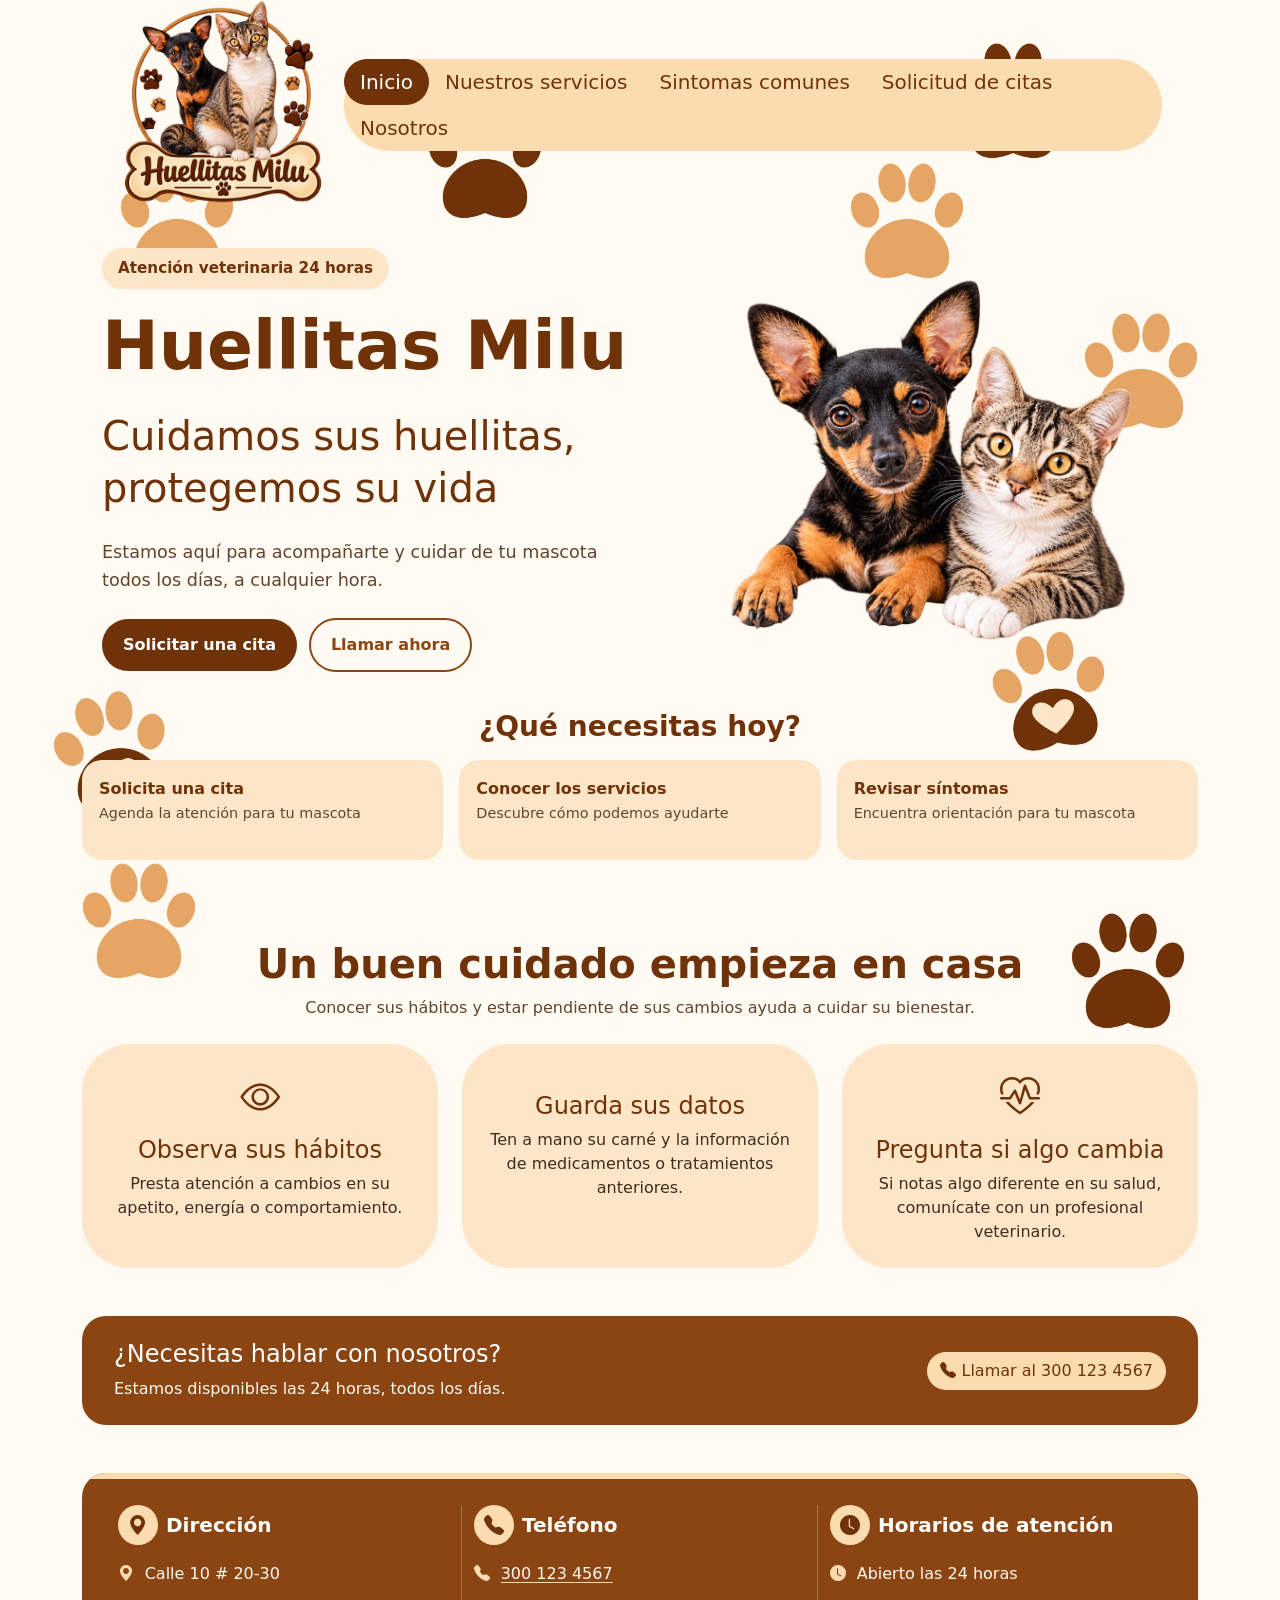
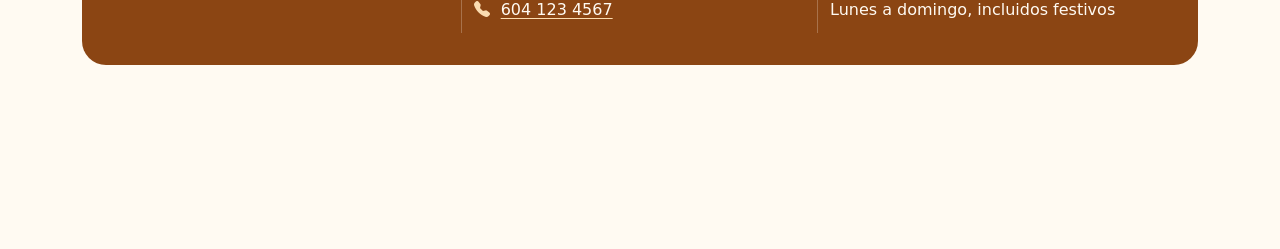
<file: index.html>
<!DOCTYPE html>
<html lang="es">
<head>
    <meta charset="UTF-8">
    <meta name="viewport" content="width=device-width, initial-scale=1">
    <title>Huellitas Milu</title>
    <link href="https://cdn.jsdelivr.net/npm/bootstrap@5.3.3/dist/css/bootstrap.min.css" rel="stylesheet">
    <link href="https://cdn.jsdelivr.net/npm/bootstrap-icons@1.11.3/font/bootstrap-icons.css" rel="stylesheet">
    <link href="assets/css/inicio.css" rel="stylesheet">
    <link href="assets/css/servicios.css" rel="stylesheet">
    <link rel="shortcut icon" href="./assets/images/favicon.ico" type="image/x-icon">
</head>
<body>

    <img src="assets/images/huella-naranja.png" class="huella huella-naranja-1" alt="">
    <img src="assets/images/huella-naranja.png" class="huella huella-naranja-2" alt="">
    <img src="assets/images/huella-naranja.png" class="huella huella-naranja-3" alt="">
    <img src="assets/images/huella-naranja.png" class="huella huella-naranja-4" alt="">
    <img src="assets/images/huella-cafe.png" class="huella huella-cafe-1" alt="">
    <img src="assets/images/huella-cafe.png" class="huella huella-cafe-2" alt="">
    <img src="assets/images/huella-cafe.png" class="huella huella-cafe-3" alt="">
    <img src="assets/images/huella-corazon.png" class="huella huella-corazon-1" alt="">
    <img src="assets/images/huella-corazon.png" class="huella huella-corazon-2" alt="">

    <nav class="container d-flex align-items-center gap-3 px-5">
        <img class="logo" src="./assets/images/logo.png" alt="Ilusstración del logo de huellitas milu">
        <ul class="nav ms-auto fs-5">
            <li><a class="nav-link activo" href="./index.html">Inicio</a></li>
            <li><a class="nav-link" href="./paginas/nuestros-servicios.html">Nuestros servicios</a></li>
            <li><a class="nav-link" href="./paginas/sintomas.html">Sintomas comunes</a></li>
            <li><a class="nav-link" href="./paginas/solicitud-cita.html">Solicitud de citas</a></li>
            <li><a class="nav-link" href="./paginas/nosotros.html">Nosotros</a></li>
        </ul>
    </nav>

    <main class="container">

        <section class="portada row align-items-center">
            <div class="col-12 col-lg-6 portada-texto">
                <p class="etiqueta-portada">
                    Atención veterinaria 24 horas
                </p>
                <h1 class="fw-bold">Huellitas Milu</h1>
                <p class="frase-portada">Cuidamos sus huellitas,<br> protegemos su vida</p>
                <p class="descripcion-portada">Estamos aquí para acompañarte y cuidar de tu mascota todos los días, a cualquier hora.</p>
                <div class="botones-portada">
                    <a href="paginas/solicitud-cita.html" class="btn boton-portada boton-cita">
                        Solicitar una cita
                    </a>
                    <a href="tel:+573001234567" class="btn boton-portada boton-llamada">
                        Llamar ahora
                    </a>
                </div>
            </div>
            <div class="col-12 col-lg-6 imagen-portada">
                <img src="assets/images/mascotas.png" class="img-fluid" alt="Un perro y un gato juntos">
            </div>
        </section>

        <section class="accesos-inicio" aria-labelledby="titulo-accesos">
            <h2 id="titulo-accesos">¿Qué necesitas hoy?</h2>
            <div class="row g-3">
                <div class="col-12 col-md-4">
                    <a class="acceso-rapido" href="paginas/solicitud-cita.html">
                        <span class="texto-acceso">
                            <strong>Solicita una cita</strong>
                            <span>Agenda la atención para tu mascota</span>
                        </span>
                    </a>
                </div>
                <div class="col-12 col-md-4">
                    <a class="acceso-rapido" href="paginas/nuestros-servicios.html">
                        <span class="texto-acceso">
                            <strong>Conocer los servicios</strong>
                            <span>Descubre cómo podemos ayudarte</span>
                        </span>
                    </a>
                </div>
                <div class="col-12 col-md-4">
                    <a class="acceso-rapido" href="paginas/sintomas.html">
                        <span class="texto-acceso">
                            <strong>Revisar síntomas</strong>
                            <span>Encuentra orientación para tu mascota</span>
                        </span>
                    </a>
                </div>
            </div>
        </section>

        <section class="bienestar-inicio py-5" aria-labelledby="titulo-bienestar">
            <div class="titulo-seccion">
                <h2 id="titulo-bienestar">Un buen cuidado empieza en casa</h2>
                <p>Conocer sus hábitos y estar pendiente de sus cambios ayuda a cuidar su bienestar.</p>
            </div>
            <div class="row g-4">
                <div class="col-12 col-md-6 col-lg-4">
                    <article class="consejo-cuidado h-100">
                        <i class="bi bi-eye" aria-hidden="true"></i>
                        <h3>Observa sus hábitos</h3>
                        <p>Presta atención a cambios en su apetito, energía o comportamiento.</p>
                    </article>
                </div>
                <div class="col-12 col-md-6 col-lg-4">
                    <article class="consejo-cuidado h-100">
                        <i class="bi bi-journal-heart" aria-hidden="true"></i>
                        <h3>Guarda sus datos</h3>
                        <p>Ten a mano su carné y la información de medicamentos o tratamientos anteriores.</p>
                    </article>
                </div>
                <div class="col-12 col-md-6 col-lg-4">
                    <article class="consejo-cuidado h-100">
                        <i class="bi bi-heart-pulse" aria-hidden="true"></i>
                        <h3>Pregunta si algo cambia</h3>
                        <p>Si notas algo diferente en su salud, comunícate con un profesional veterinario.</p>
                    </article>
                </div>
            </div>
        </section>

        <section class="contacto-inicio mb-5" aria-labelledby="titulo-contacto">
            <div>
                <h2 id="titulo-contacto">¿Necesitas hablar con nosotros?</h2>
                <p>Estamos disponibles las 24 horas, todos los días.</p>
            </div>
            <a href="tel:+573001234567" class="btn boton-servicio rounded-pill">
                <i class="bi bi-telephone-fill" aria-hidden="true"></i> Llamar al 300 123 4567
            </a>
        </section>

    </main>

    <footer class="container">
        <div class="pie-pagina">
            <div class="row text-center text-md-start g-4">
                <div class="col-12 col-md-4">
                    <h2 class="h5 d-flex align-items-center justify-content-center justify-content-md-start gap-2">
                        <span class="icono-footer"><i class="bi bi-geo-alt-fill" aria-hidden="true"></i></span>
                        Dirección
                    </h2>
                    <p class="info-footer"><i class="bi bi-geo-alt-fill" aria-hidden="true"></i> Calle 10 # 20-30</p>
                </div>
                <div class="col-12 col-md-4">
                    <h2 class="h5 d-flex align-items-center justify-content-center justify-content-md-start gap-2">
                        <span class="icono-footer"><i class="bi bi-telephone-fill" aria-hidden="true"></i></span>
                        Teléfono
                    </h2>
                    <p class="info-footer">
                        <i class="bi bi-telephone-fill" aria-hidden="true"></i>
                        <a href="tel:+573001234567" class="text-reset">300 123 4567</a>
                    </p>
                    <p class="info-footer">
                        <i class="bi bi-telephone-fill" aria-hidden="true"></i>
                        <a href="tel:+576041234567" class="text-reset">604 123 4567</a>
                    </p>
                </div>
                <div class="col-12 col-md-4">
                    <h2 class="h5 d-flex align-items-center justify-content-center justify-content-md-start gap-2">
                        <span class="icono-footer"><i class="bi bi-clock-fill" aria-hidden="true"></i></span>
                        Horarios de atención
                    </h2>
                    <p class="info-footer"><i class="bi bi-clock-fill" aria-hidden="true"></i> Abierto las 24 horas</p>
                    <p class="info-footer">Lunes a domingo, incluidos festivos</p>
                </div>
            </div>
        </div>
    </footer>

    <script src="https://cdn.jsdelivr.net/npm/bootstrap@5.3.3/dist/js/bootstrap.bundle.min.js"></script>
</body>
</html>
</file>
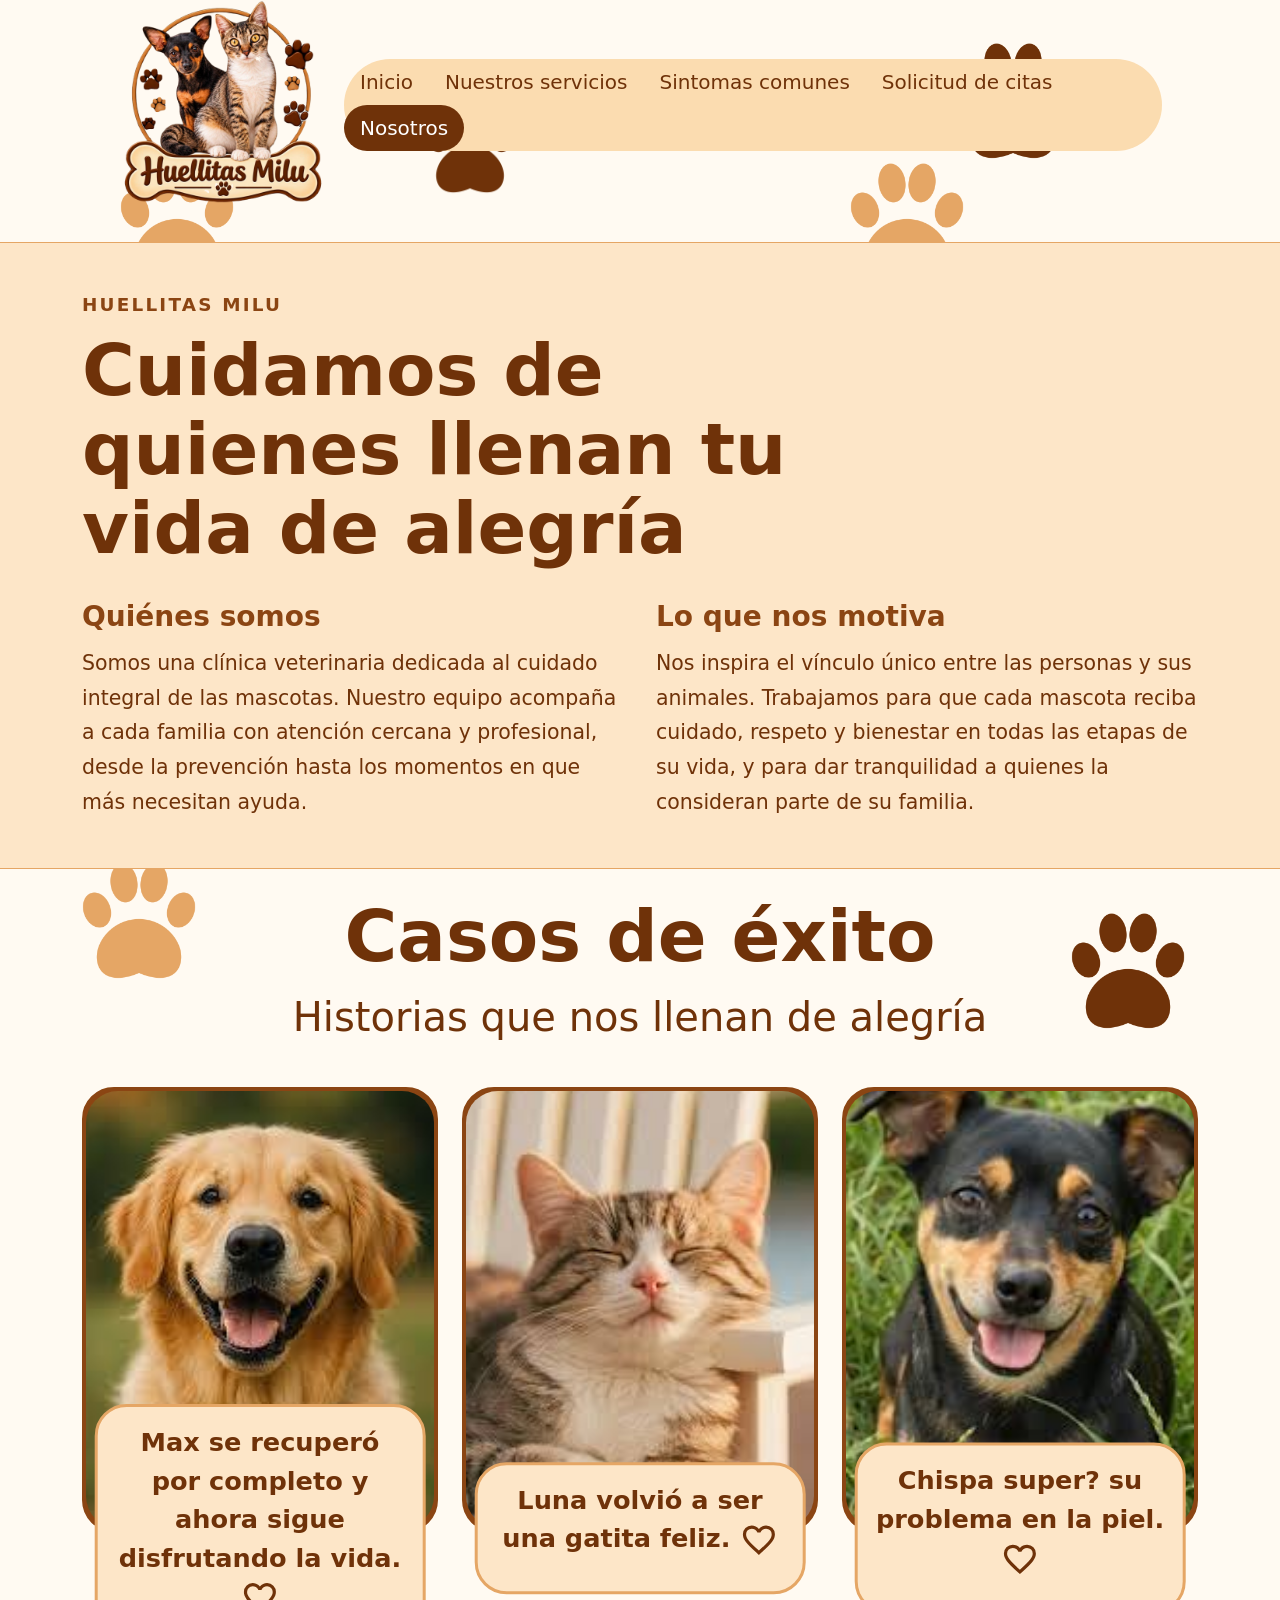
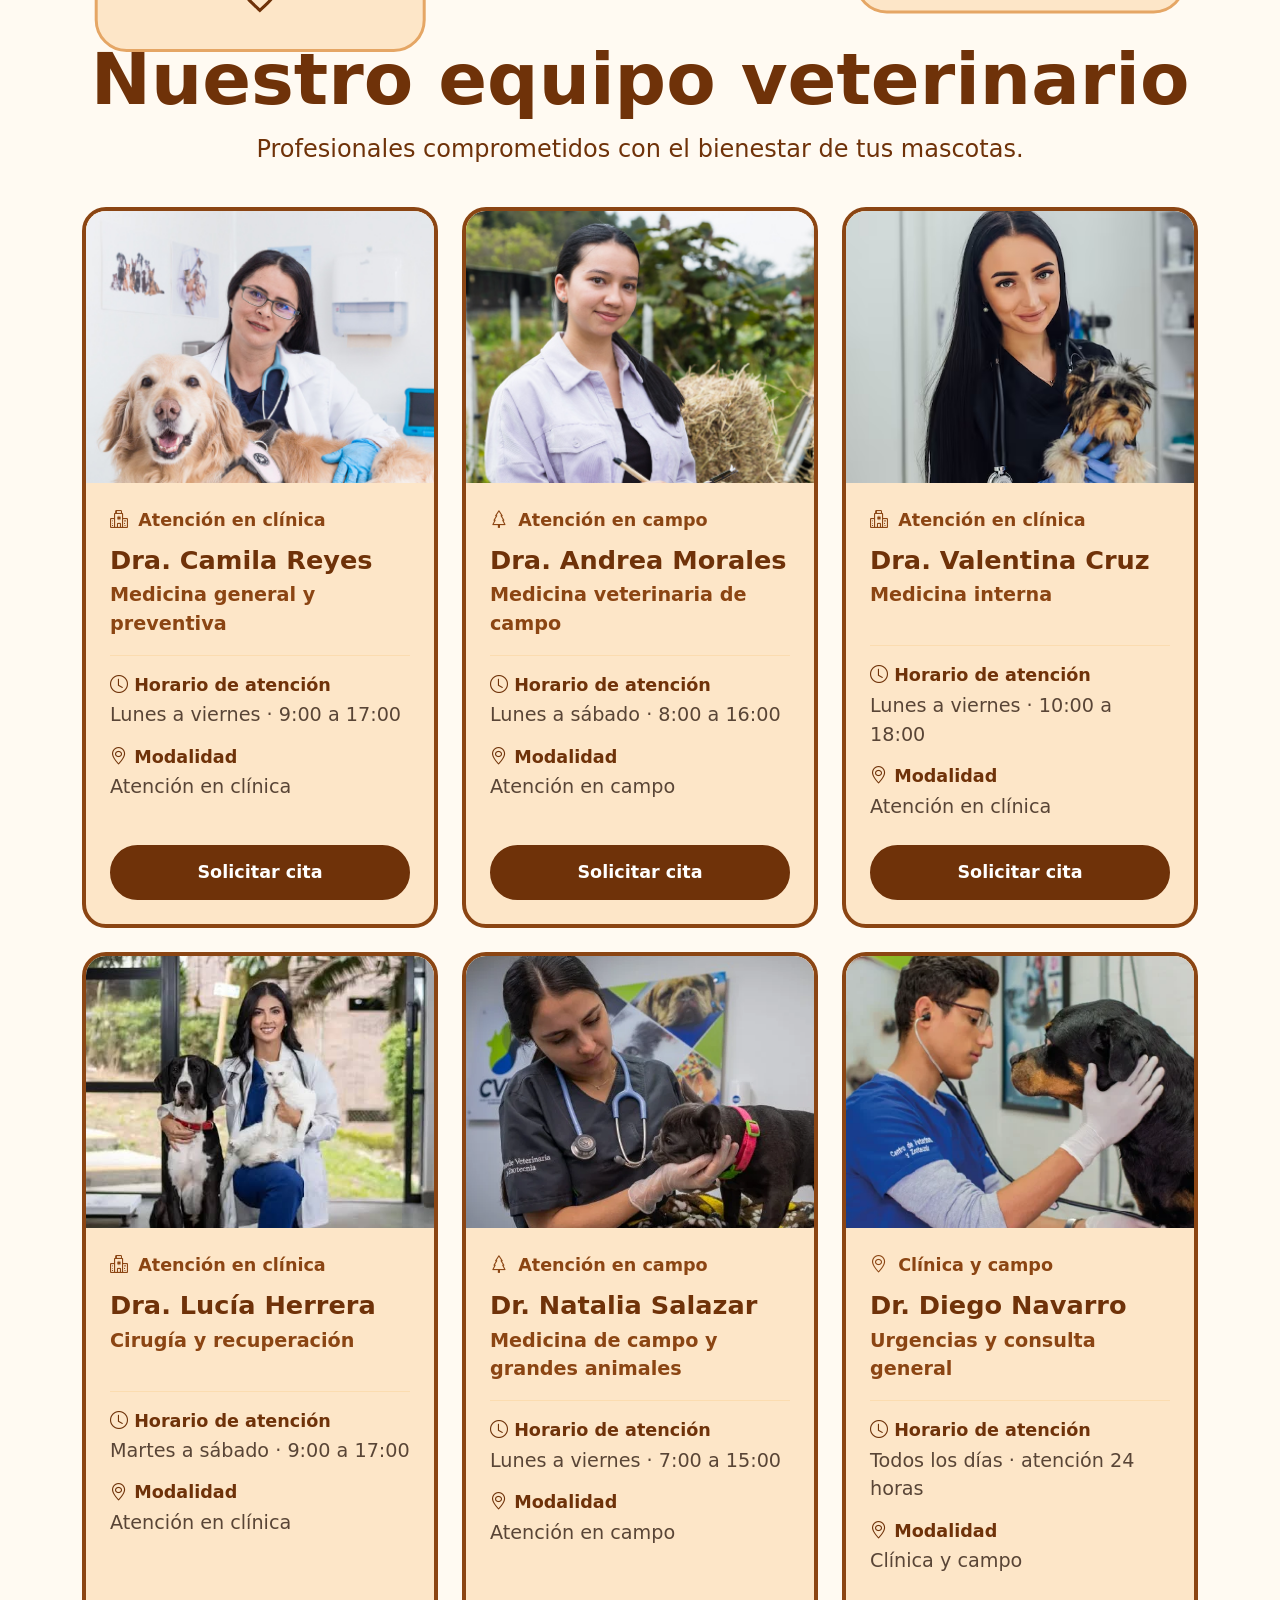
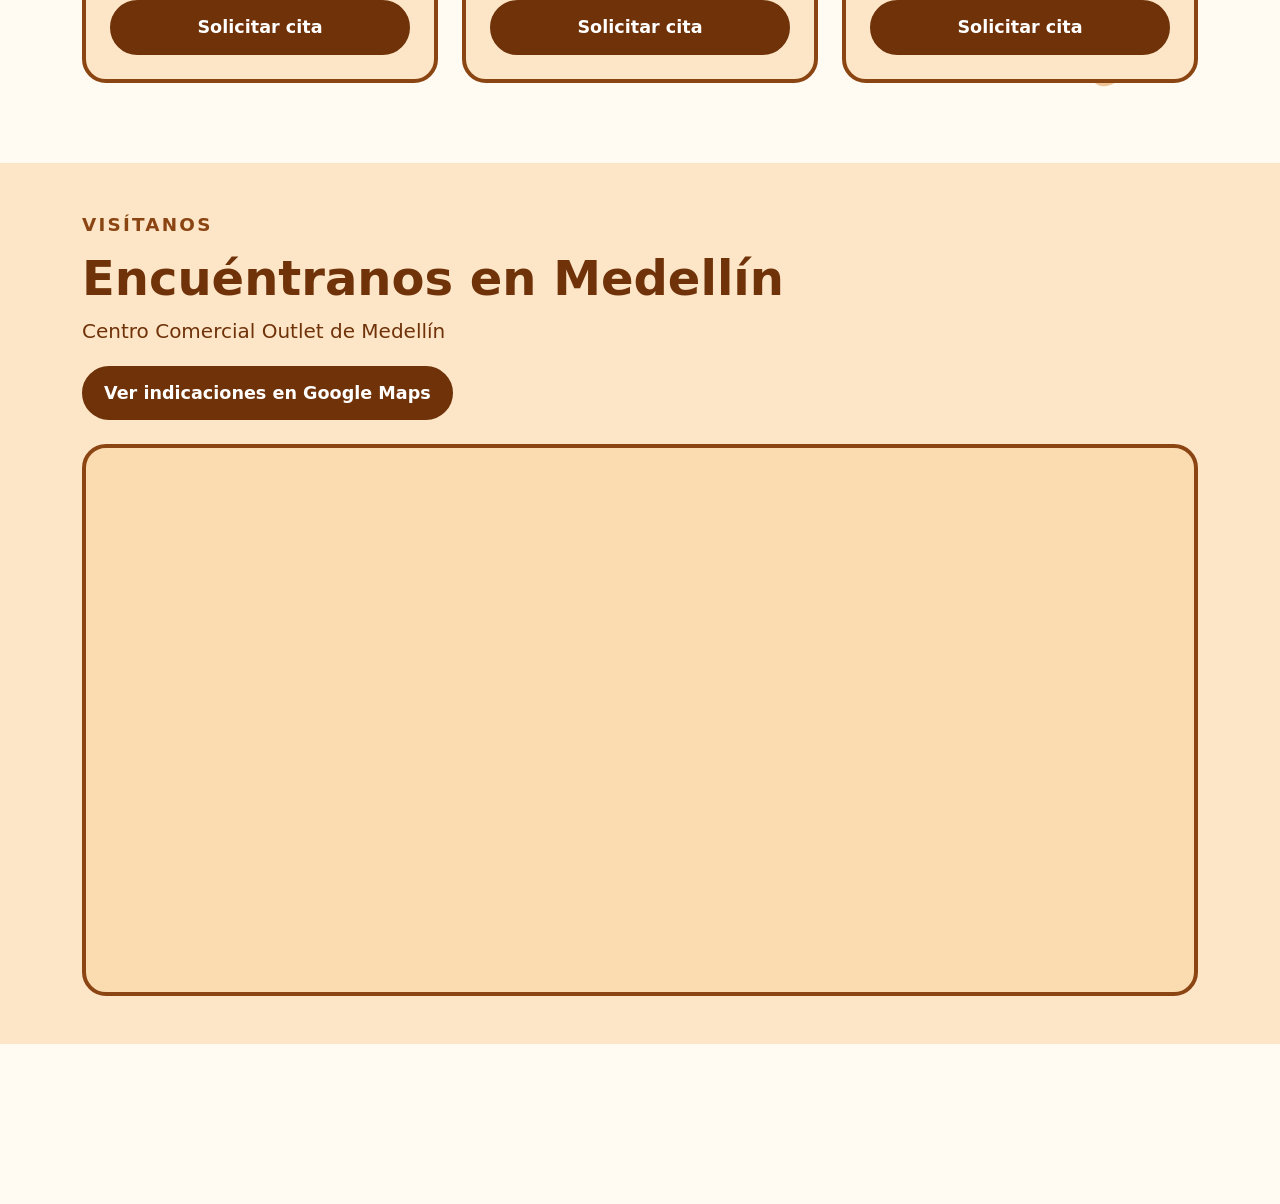
<file: paginas/nosotros.html>
<!doctype html>
<html lang="es">
    <head>
        <meta charset="UTF-8" />
        <meta name="viewport" content="width=device-width, initial-scale=1.0" />
        <title>Nosotros | Huellitas Milu</title>
        <link
            rel="shortcut icon"
            href="../assets/images/favicon.ico"
            type="image/x-icon"
        />
        <link
            rel="shortcut icon"
            href="../assets/images/favicon.ico"
            type="image/x-icon"
        />
        <link
            href="https://cdn.jsdelivr.net/npm/bootstrap@5.3.8/dist/css/bootstrap.min.css"
            rel="stylesheet"
            integrity="sha384-sRIl4kxILFvY47J16cr9ZwB07vP4J8+LH7qKQnuqkuIAvNWLzeN8tE5YBujZqJLB"
            crossorigin="anonymous"
        />
        <link
            href="https://cdn.jsdelivr.net/npm/bootstrap-icons@1.11.3/font/bootstrap-icons.min.css"
            rel="stylesheet"
        />
        <link rel="stylesheet" href="../assets/css/servicios.css" />
        <link rel="stylesheet" href="../assets/css/nosotros.css" />
    </head>
    <body>
        <nav class="container d-flex align-items-center gap-3 px-5">
            <img
                class="logo"
                src="../assets/images/logo.png"
                alt="Ilusstración del logo de huellitas milu"
            />
            <ul class="nav ms-auto fs-5">
                <li><a class="nav-link" href="../index.html">Inicio</a></li>
                <li>
                    <a class="nav-link" href="nuestros-servicios.html"
                        >Nuestros servicios</a
                    >
                </li>
                <li>
                    <a class="nav-link" href="sintomas.html"
                        >Sintomas comunes</a
                    >
                </li>
                <li>
                    <a class="nav-link" href="solicitud-cita.html"
                        >Solicitud de citas</a
                    >
                </li>
                <li>
                    <a class="nav-link activo" href="nosotros.html">Nosotros</a>
                </li>
            </ul>
        </nav>

        <section class="nosotros-intro py-5" aria-labelledby="nosotros-titulo">
            <div class="container">
                <p class="nosotros-intro__eyebrow">Huellitas Milu</p>
                <h1 id="nosotros-titulo" class="nosotros-intro__titulo">
                    Cuidamos de quienes llenan tu vida de alegría
                </h1>
                <div class="nosotros-intro__contenido">
                    <div>
                        <h2>Quiénes somos</h2>
                        <p>
                            Somos una clínica veterinaria dedicada al cuidado
                            integral de las mascotas. Nuestro equipo acompaña a
                            cada familia con atención cercana y profesional,
                            desde la prevención hasta los momentos en que más
                            necesitan ayuda.
                        </p>
                    </div>
                    <div>
                        <h2>Lo que nos motiva</h2>
                        <p>
                            Nos inspira el vínculo único entre las personas y
                            sus animales. Trabajamos para que cada mascota
                            reciba cuidado, respeto y bienestar en todas las
                            etapas de su vida, y para dar tranquilidad a quienes
                            la consideran parte de su familia.
                        </p>
                    </div>
                </div>
            </div>
        </section>

        <section class="text-center py-4 section-header">
            <h2 class="display-2 fw-bold">Casos de éxito</h2>
            <p class="fs-1">Historias que nos llenan de alegría</p>
        </section>

        <section class="container">
            <div class="row g-4">
                <div class="col-12 col-md-6 col-lg-4">
                    <article
                        class="card tarjeta-exito h-100 text-center rounded-5"
                    >
                        <img
                            class="img-exito rounded-5"
                            src="../assets/images/casos-exito/exito-1.png"
                            alt=""
                        />
                        <section class="tarjeta-exito__message p-3 rounded-5">
                            <p>
                                Max se recuperó por completo y ahora sigue
                                disfrutando la vida.
                                <svg
                                    xmlns="http://www.w3.org/2000/svg"
                                    viewBox="0 0 24 24"
                                    height="1.5em"
                                    width="1.5em"
                                    fill="currentColor"
                                >
                                    <path
                                        d="M12,21l-1.45-1.3q-2.53-2.27-4.18-3.92q-1.65-1.65-2.63-2.96Q2.78,11.5 2.39,10.4T2,8.15Q2,5.8 3.58,4.22T7.5,2.65q1.3,0 2.48,0.55T12,4.75q0.85-1 2.03-1.55T16.5,2.65q2.35,0 3.93,1.57T22,8.15q0,1.15-0.39,2.25t-1.36,2.41q-0.97,1.31-2.63,2.96q-1.65,1.65-4.17,3.92L12,21Zm0-2.7q2.4-2.15 3.95-3.69t2.45-2.67t1.25-2.03Q20,9.02 20,8.15q0-1.5-1-2.5t-2.5-1q-1.17,0-2.17,0.66q-1,0.66-1.38,1.69h-1.9Q10.68,5.97 9.68,5.31T7.5,4.65q-1.5,0-2.5,1T4,8.15Q4,9.02 4.35,9.91T5.6,11.94t2.45,2.67T12,18.3Zm0-6.83Z"
                                    />
                                </svg>
                            </p>
                        </section>
                    </article>
                </div>

                <div class="col-12 col-md-6 col-lg-4">
                    <article
                        class="card tarjeta-exito h-100 text-center rounded-5"
                    >
                        <img
                            class="img-exito rounded-5"
                            src="../assets/images/casos-exito/exito-2.png"
                            alt=""
                        />
                        <section class="tarjeta-exito__message p-3 rounded-5">
                            <p>
                                Luna volvió a ser una gatita feliz.
                                <svg
                                    xmlns="http://www.w3.org/2000/svg"
                                    viewBox="0 0 24 24"
                                    height="1.5em"
                                    width="1.5em"
                                    fill="currentColor"
                                >
                                    <path
                                        d="M12,21l-1.45-1.3q-2.53-2.27-4.18-3.92q-1.65-1.65-2.63-2.96Q2.78,11.5 2.39,10.4T2,8.15Q2,5.8 3.58,4.22T7.5,2.65q1.3,0 2.48,0.55T12,4.75q0.85-1 2.03-1.55T16.5,2.65q2.35,0 3.93,1.57T22,8.15q0,1.15-0.39,2.25t-1.36,2.41q-0.97,1.31-2.63,2.96q-1.65,1.65-4.17,3.92L12,21Zm0-2.7q2.4-2.15 3.95-3.69t2.45-2.67t1.25-2.03Q20,9.02 20,8.15q0-1.5-1-2.5t-2.5-1q-1.17,0-2.17,0.66q-1,0.66-1.38,1.69h-1.9Q10.68,5.97 9.68,5.31T7.5,4.65q-1.5,0-2.5,1T4,8.15Q4,9.02 4.35,9.91T5.6,11.94t2.45,2.67T12,18.3Zm0-6.83Z"
                                    />
                                </svg>
                            </p>
                        </section>
                    </article>
                </div>
                <div class="col-12 col-md-6 col-lg-4">
                    <article
                        class="card tarjeta-exito h-100 text-center rounded-5"
                    >
                        <img
                            class="img-exito rounded-5"
                            src="../assets/images/casos-exito/exito-3.png"
                            alt=""
                        />
                        <section class="tarjeta-exito__message p-3 rounded-5">
                            <p>
                                Chispa super? su problema en la piel.
                                <svg
                                    xmlns="http://www.w3.org/2000/svg"
                                    viewBox="0 0 24 24"
                                    height="1.5em"
                                    width="1.5em"
                                    fill="currentColor"
                                >
                                    <path
                                        d="M12,21l-1.45-1.3q-2.53-2.27-4.18-3.92q-1.65-1.65-2.63-2.96Q2.78,11.5 2.39,10.4T2,8.15Q2,5.8 3.58,4.22T7.5,2.65q1.3,0 2.48,0.55T12,4.75q0.85-1 2.03-1.55T16.5,2.65q2.35,0 3.93,1.57T22,8.15q0,1.15-0.39,2.25t-1.36,2.41q-0.97,1.31-2.63,2.96q-1.65,1.65-4.17,3.92L12,21Zm0-2.7q2.4-2.15 3.95-3.69t2.45-2.67t1.25-2.03Q20,9.02 20,8.15q0-1.5-1-2.5t-2.5-1q-1.17,0-2.17,0.66q-1,0.66-1.38,1.69h-1.9Q10.68,5.97 9.68,5.31T7.5,4.65q-1.5,0-2.5,1T4,8.15Q4,9.02 4.35,9.91T5.6,11.94t2.45,2.67T12,18.3Zm0-6.83Z"
                                    />
                                </svg>
                            </p>
                        </section>
                    </article>
                </div>
            </div>
        </section>

        <header class="text-center py-4 section-header equipo-header">
            <h2 class="display-2 fw-bold">Nuestro equipo veterinario</h2>
            <p class="fs-4">Profesionales comprometidos con el bienestar de tus mascotas.</p>
        </header>

        <section class="container pb-5 equipo-section" aria-label="Perfiles del equipo veterinario">
            <img class="huella huella-equipo huella-equipo--1" src="../assets/images/huella-naranja.png" alt="" />
            <img class="huella huella-equipo huella-equipo--2" src="../assets/images/huella-cafe.png" alt="" />
            <img class="huella huella-equipo huella-equipo--3" src="../assets/images/huella-corazon.png" alt="" />
            <img class="huella huella-equipo huella-equipo--4" src="../assets/images/huella-naranja.png" alt="" />
            <div class="row g-4 equipo-grid">
                <div class="col-12 col-md-6 col-lg-4">
                    <article class="card tarjeta-veterinario h-100">
                        <div class="tarjeta-veterinario__foto-wrap">
                            <img
                                class="tarjeta-veterinario__foto"
                                src="../assets/images/veterinarios/vet-1.png"
                                alt="Foto de perfil de Dra. Camila Reyes"
                                loading="lazy"
                            />
                        </div>
                        <div class="card-body d-flex flex-column p-4">
                            <span class="tarjeta-veterinario__modalidad"><i class="bi bi-hospital" aria-hidden="true"></i> Atenci&#243;n en cl&#237;nica</span>
                            <h2 class="tarjeta-veterinario__nombre">Dra. Camila Reyes</h2>
                            <p class="tarjeta-veterinario__especialidad">Medicina general y preventiva</p>
                            <dl class="tarjeta-veterinario__datos">
                                <div>
                                    <dt><i class="bi bi-clock" aria-hidden="true"></i> Horario de atenci&#243;n</dt>
                                    <dd>Lunes a viernes &middot; 9:00 a 17:00</dd>
                                </div>
                                <div>
                                    <dt><i class="bi bi-geo-alt" aria-hidden="true"></i> Modalidad</dt>
                                    <dd>Atenci&#243;n en cl&#237;nica</dd>
                                </div>
                            </dl>
                            <a class="boton-veterinario mt-auto" href="solicitud-cita.html">Solicitar cita</a>
                        </div>
                    </article>
                </div>
                <div class="col-12 col-md-6 col-lg-4">
                    <article class="card tarjeta-veterinario h-100">
                        <div class="tarjeta-veterinario__foto-wrap">
                            <img
                                class="tarjeta-veterinario__foto"
                                src="../assets/images/veterinarios/vet-2.png"
                                alt="Foto de perfil de Dra. Andrea Morales"
                                loading="lazy"
                            />
                        </div>
                        <div class="card-body d-flex flex-column p-4">
                            <span class="tarjeta-veterinario__modalidad"><i class="bi bi-tree" aria-hidden="true"></i> Atenci&#243;n en campo</span>
                            <h2 class="tarjeta-veterinario__nombre">Dra. Andrea Morales</h2>
                            <p class="tarjeta-veterinario__especialidad">Medicina veterinaria de campo</p>
                            <dl class="tarjeta-veterinario__datos">
                                <div>
                                    <dt><i class="bi bi-clock" aria-hidden="true"></i> Horario de atenci&#243;n</dt>
                                    <dd>Lunes a s&#225;bado &middot; 8:00 a 16:00</dd>
                                </div>
                                <div>
                                    <dt><i class="bi bi-geo-alt" aria-hidden="true"></i> Modalidad</dt>
                                    <dd>Atenci&#243;n en campo</dd>
                                </div>
                            </dl>
                            <a class="boton-veterinario mt-auto" href="solicitud-cita.html">Solicitar cita</a>
                        </div>
                    </article>
                </div>
                <div class="col-12 col-md-6 col-lg-4">
                    <article class="card tarjeta-veterinario h-100">
                        <div class="tarjeta-veterinario__foto-wrap">
                            <img
                                class="tarjeta-veterinario__foto"
                                src="../assets/images/veterinarios/vet-3.png"
                                alt="Foto de perfil de Dra. Valentina Cruz"
                                loading="lazy"
                            />
                        </div>
                        <div class="card-body d-flex flex-column p-4">
                            <span class="tarjeta-veterinario__modalidad"><i class="bi bi-hospital" aria-hidden="true"></i> Atenci&#243;n en cl&#237;nica</span>
                            <h2 class="tarjeta-veterinario__nombre">Dra. Valentina Cruz</h2>
                            <p class="tarjeta-veterinario__especialidad">Medicina interna</p>
                            <dl class="tarjeta-veterinario__datos">
                                <div>
                                    <dt><i class="bi bi-clock" aria-hidden="true"></i> Horario de atenci&#243;n</dt>
                                    <dd>Lunes a viernes &middot; 10:00 a 18:00</dd>
                                </div>
                                <div>
                                    <dt><i class="bi bi-geo-alt" aria-hidden="true"></i> Modalidad</dt>
                                    <dd>Atenci&#243;n en cl&#237;nica</dd>
                                </div>
                            </dl>
                            <a class="boton-veterinario mt-auto" href="solicitud-cita.html">Solicitar cita</a>
                        </div>
                    </article>
                </div>
                <div class="col-12 col-md-6 col-lg-4">
                    <article class="card tarjeta-veterinario h-100">
                        <div class="tarjeta-veterinario__foto-wrap">
                            <img
                                class="tarjeta-veterinario__foto"
                                src="../assets/images/veterinarios/vet-4.png"
                                alt="Foto de perfil de Dra. Luc&#237;a Herrera"
                                loading="lazy"
                            />
                        </div>
                        <div class="card-body d-flex flex-column p-4">
                            <span class="tarjeta-veterinario__modalidad"><i class="bi bi-hospital" aria-hidden="true"></i> Atenci&#243;n en cl&#237;nica</span>
                            <h2 class="tarjeta-veterinario__nombre">Dra. Luc&#237;a Herrera</h2>
                            <p class="tarjeta-veterinario__especialidad">Cirug&#237;a y recuperaci&#243;n</p>
                            <dl class="tarjeta-veterinario__datos">
                                <div>
                                    <dt><i class="bi bi-clock" aria-hidden="true"></i> Horario de atenci&#243;n</dt>
                                    <dd>Martes a s&#225;bado &middot; 9:00 a 17:00</dd>
                                </div>
                                <div>
                                    <dt><i class="bi bi-geo-alt" aria-hidden="true"></i> Modalidad</dt>
                                    <dd>Atenci&#243;n en cl&#237;nica</dd>
                                </div>
                            </dl>
                            <a class="boton-veterinario mt-auto" href="solicitud-cita.html">Solicitar cita</a>
                        </div>
                    </article>
                </div>
                <div class="col-12 col-md-6 col-lg-4">
                    <article class="card tarjeta-veterinario h-100">
                        <div class="tarjeta-veterinario__foto-wrap">
                            <img
                                class="tarjeta-veterinario__foto"
                                src="../assets/images/veterinarios/vet-5.png"
                                alt="Foto de perfil de Dr. Natalia Salazar"
                                loading="lazy"
                            />
                        </div>
                        <div class="card-body d-flex flex-column p-4">
                            <span class="tarjeta-veterinario__modalidad"><i class="bi bi-tree" aria-hidden="true"></i> Atenci&#243;n en campo</span>
                            <h2 class="tarjeta-veterinario__nombre">Dr. Natalia Salazar</h2>
                            <p class="tarjeta-veterinario__especialidad">Medicina de campo y grandes animales</p>
                            <dl class="tarjeta-veterinario__datos">
                                <div>
                                    <dt><i class="bi bi-clock" aria-hidden="true"></i> Horario de atenci&#243;n</dt>
                                    <dd>Lunes a viernes &middot; 7:00 a 15:00</dd>
                                </div>
                                <div>
                                    <dt><i class="bi bi-geo-alt" aria-hidden="true"></i> Modalidad</dt>
                                    <dd>Atenci&#243;n en campo</dd>
                                </div>
                            </dl>
                            <a class="boton-veterinario mt-auto" href="solicitud-cita.html">Solicitar cita</a>
                        </div>
                    </article>
                </div>
                <div class="col-12 col-md-6 col-lg-4">
                    <article class="card tarjeta-veterinario h-100">
                        <div class="tarjeta-veterinario__foto-wrap">
                            <img
                                class="tarjeta-veterinario__foto"
                                src="../assets/images/veterinarios/vet-6.png"
                                alt="Foto de perfil de Dr. Diego Navarro"
                                loading="lazy"
                            />
                        </div>
                        <div class="card-body d-flex flex-column p-4">
                            <span class="tarjeta-veterinario__modalidad"><i class="bi bi-geo-alt" aria-hidden="true"></i> Cl&#237;nica y campo</span>
                            <h2 class="tarjeta-veterinario__nombre">Dr. Diego Navarro</h2>
                            <p class="tarjeta-veterinario__especialidad">Urgencias y consulta general</p>
                            <dl class="tarjeta-veterinario__datos">
                                <div>
                                    <dt><i class="bi bi-clock" aria-hidden="true"></i> Horario de atenci&#243;n</dt>
                                    <dd>Todos los d&#237;as &middot; atenci&#243;n 24 horas</dd>
                                </div>
                                <div>
                                    <dt><i class="bi bi-geo-alt" aria-hidden="true"></i> Modalidad</dt>
                                    <dd>Cl&#237;nica y campo</dd>
                                </div>
                            </dl>
                            <a class="boton-veterinario mt-auto" href="solicitud-cita.html">Solicitar cita</a>
                        </div>
                    </article>
                </div>
            </div>
        </section>

        <section class="ubicacion-section py-5" aria-labelledby="ubicacion-titulo">
            <div class="container">
                <div class="ubicacion-encabezado">
                    <p class="nosotros-intro__eyebrow">Visítanos</p>
                    <h2 id="ubicacion-titulo">Encuéntranos en Medellín</h2>
                    <p class="ubicacion-direccion">
                        Centro Comercial Outlet de Medellín
                    </p>
                    <a
                        class="boton-veterinario ubicacion-enlace"
                        href="https://www.google.com/maps/search/?api=1&amp;query=Centro+Comercial+Outlet+de+Medell%C3%ADn"
                        target="_blank"
                        rel="noopener noreferrer"
                    >
                        Ver indicaciones en Google Maps
                    </a>
                </div>
                <div class="ubicacion-mapa">
                    <iframe
                        src="https://www.google.com/maps?q=Centro%20Comercial%20Outlet%20de%20Medell%C3%ADn&amp;z=15&amp;output=embed"
                        title="Mapa del Centro Comercial Outlet de Medellín"
                        loading="lazy"
                        referrerpolicy="no-referrer-when-downgrade"
                        allowfullscreen
                    ></iframe>
                </div>
            </div>
        </section>

        <img
            class="huella huella-n1"
            src="../assets/images/huella-naranja.png"
            alt=""
        />
        <img
            class="huella huella-n2"
            src="../assets/images/huella-naranja.png"
            alt=""
        />
        <img
            class="huella huella-n3"
            src="../assets/images/huella-naranja.png"
            alt=""
        />
        <img
            class="huella huella-n4"
            src="../assets/images/huella-naranja.png"
            alt=""
        />
        <img
            class="huella huella-c1"
            src="../assets/images/huella-cafe.png"
            alt=""
        />
        <img
            class="huella huella-c2"
            src="../assets/images/huella-cafe.png"
            alt=""
        />
        <img
            class="huella huella-c3"
            src="../assets/images/huella-cafe.png"
            alt=""
        />
        <img
            class="huella huella-h1"
            src="../assets/images/huella-corazon.png"
            alt=""
        />
        <img
            class="huella huella-h2"
            src="../assets/images/huella-corazon.png"
            alt=""
        />
    </body>
</html>
</file>
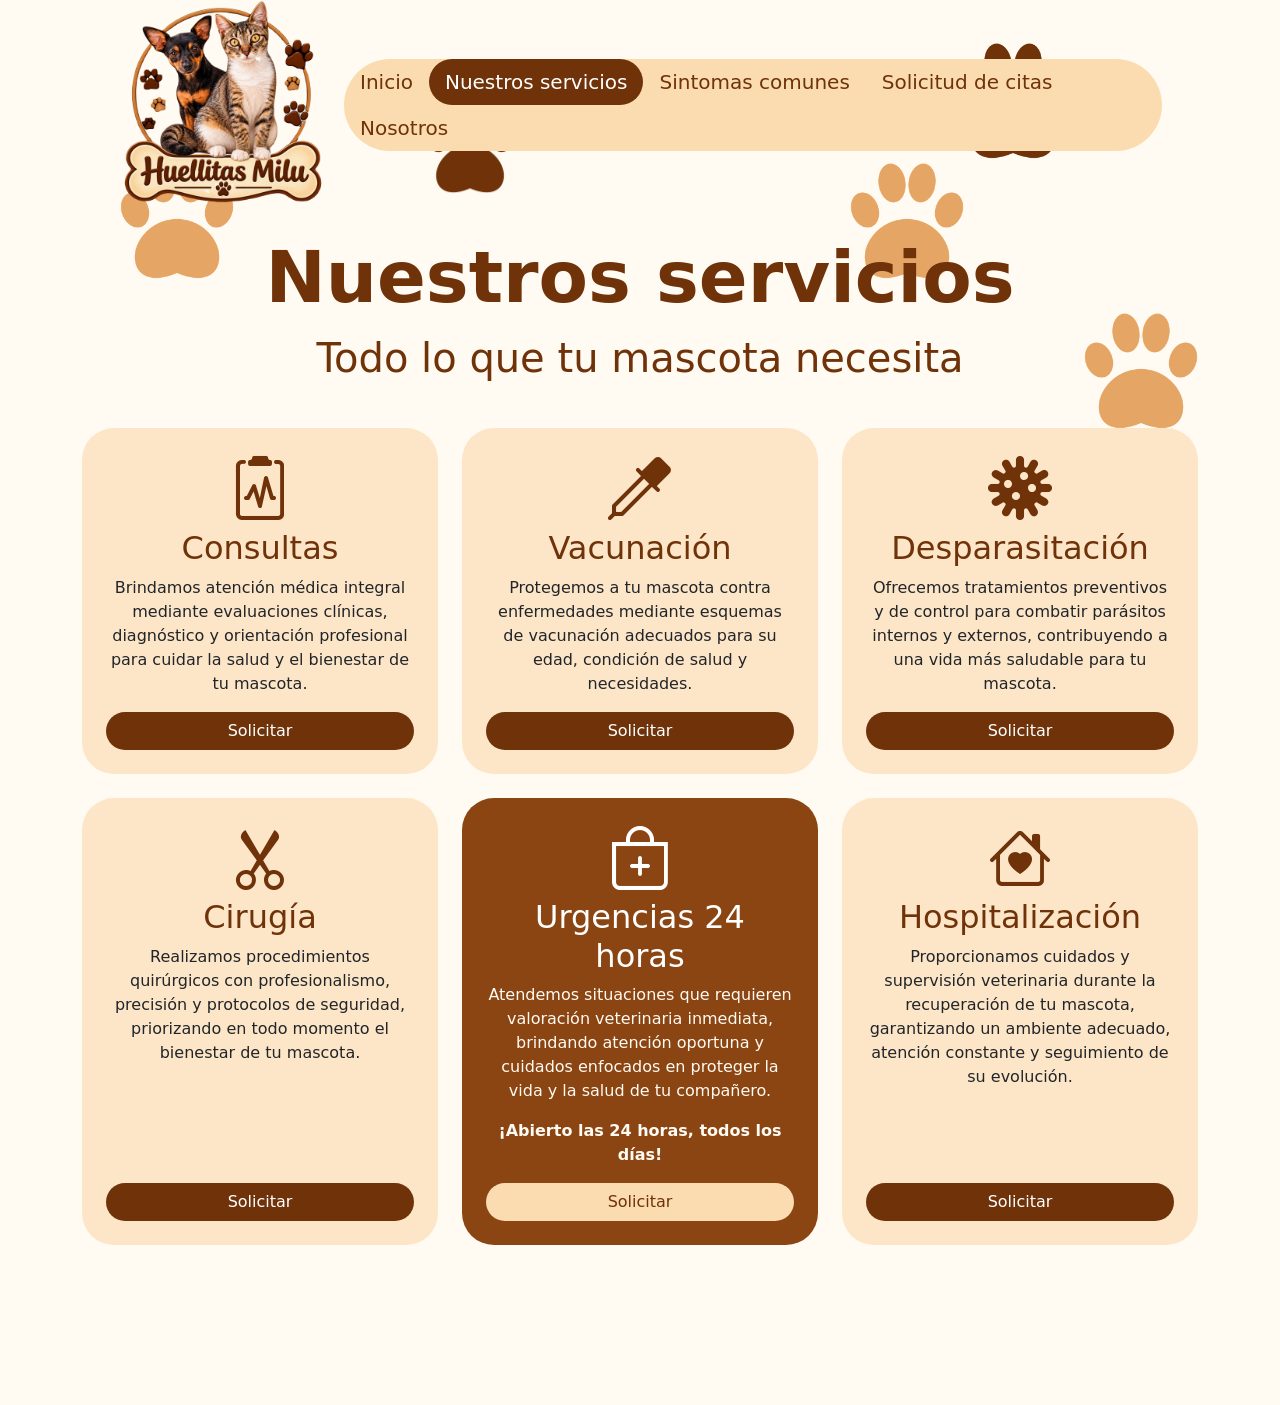
<file: paginas/nuestros-servicios.html>
<!DOCTYPE html>
<html lang="en">
<head>
    <meta charset="UTF-8">
    <meta name="viewport" content="width=device-width, initial-scale=1.0">
    <title>Nuestros servicios | Huellitas Milu</title>
    <link rel="shortcut icon" href="../assets/images/favicon.ico" type="image/x-icon">
    <link href="https://cdn.jsdelivr.net/npm/bootstrap@5.3.8/dist/css/bootstrap.min.css" rel="stylesheet" integrity="sha384-sRIl4kxILFvY47J16cr9ZwB07vP4J8+LH7qKQnuqkuIAvNWLzeN8tE5YBujZqJLB" crossorigin="anonymous">
    <link href="https://cdn.jsdelivr.net/npm/bootstrap-icons@1.11.3/font/bootstrap-icons.min.css" rel="stylesheet">
    <link rel="stylesheet" href="../assets/css/servicios.css">
</head>
<body>
    <nav class="container d-flex align-items-center gap-3 px-5">
        <img class="logo" src="../assets/images/logo.png" alt="Ilusstración del logo de huellitas milu">
        <ul class="nav ms-auto fs-5">
            <li><a  class="nav-link" href="../index.html">Inicio</a></li>
            <li><a  class="nav-link activo" href="nuestros-servicios.html">Nuestros servicios</a></li>
            <li><a class="nav-link" href="sintomas.html">Sintomas comunes</a></li>
            <li><a  class="nav-link" href="solicitud-cita.html">Solicitud de citas</a></li>
            <li><a class="nav-link" href="nosotros.html">Nosotros</a></li>
        </ul>
    </nav>

    <header class="text-center py-4">
        <h1 class="display-2 fw-bold">Nuestros servicios</h1>
        <p class="fs-1">Todo lo que tu mascota necesita</p>
    </header>

    <section class="container">
        <div class="row g-4">
            <div class="col-12 col-md-6 col-lg-4">
                <article class="card tarjeta-servicio h-100 text-center p-4 rounded-5 border-0" >
                    <i class="bi bi-clipboard2-pulse display-3"></i>
                    <h2>Consultas</h2>
                    <p>Brindamos atención médica integral mediante evaluaciones clínicas, diagnóstico y orientación profesional para cuidar la salud y el bienestar de tu mascota.</p>
                    <a class="btn boton-servicio rounded-pill px-4 mt-auto" href="solicitud-cita.html">Solicitar</a>
                 </article>
            </div>

            <div class="col-12 col-md-6 col-lg-4">
                <article class="card tarjeta-servicio h-100 text-center p-4 rounded-5 border-0">
                    <i class="bi bi-eyedropper display-3"></i>
                    <h2>Vacunación</h2>
                    <p>Protegemos a tu mascota contra enfermedades mediante esquemas de vacunación adecuados para su edad, condición de salud y necesidades.</p>
                    <a class="btn boton-servicio rounded-pill px-4 mt-auto" href="solicitud-cita.html">Solicitar</a>
                </article>
            </div>

            <div class="col-12 col-md-6 col-lg-4">
                <article class="card tarjeta-servicio h-100 text-center p-4 rounded-5 border-0">
                    <i class="bi bi-virus display-3"></i>
                    <h2>Desparasitación</h2>
                    <p>Ofrecemos tratamientos preventivos y de control para combatir parásitos internos y externos, contribuyendo a una vida más saludable para tu mascota.</p>
                    <a class="btn boton-servicio rounded-pill px-4 mt-auto" href="solicitud-cita.html">Solicitar</a>
                </article>
            </div>

            <div class="col-12 col-md-6 col-lg-4">
                <article class="card tarjeta-servicio h-100 text-center p-4 rounded-5 border-0">
                    <i class="bi bi-scissors display-3"></i>
                    <h2>Cirugía</h2>
                    <p>Realizamos procedimientos quirúrgicos con profesionalismo, precisión y protocolos de seguridad, priorizando en todo momento el bienestar de tu mascota.</p>
                    <a class="btn boton-servicio rounded-pill px-4 mt-auto" href="solicitud-cita.html">Solicitar</a>
                </article>
            </div>

            <div class="col-12 col-md-6 col-lg-4">
                <article class="card urgencias-24h h-100 text-center p-4 rounded-5 border-0">
                    <i class="bi bi-bag-plus display-3"></i>
                    <h2>Urgencias 24 horas</h2>
                    <p>Atendemos situaciones que requieren valoración veterinaria inmediata, brindando atención oportuna y cuidados enfocados en proteger la vida y la salud de tu compañero.</p>
                    <strong class="d-block mb-3">¡Abierto las 24 horas, todos los días!</strong>
                    <a class="btn boton-servicio rounded-pill px-4 mt-auto" href="solicitud-cita.html">Solicitar</a>
                </article>
            </div>

            <div class="col-12 col-md-6 col-lg-4">
                <article class="card tarjeta-servicio h-100 text-center p-4 rounded-5 border-0">
                    <i class="bi bi-house-heart display-3"></i>
                    <h2>Hospitalización</h2>
                    <p>Proporcionamos cuidados y supervisión veterinaria durante la recuperación de tu mascota, garantizando un ambiente adecuado, atención constante y seguimiento de su evolución.</p>
                    <a class="btn boton-servicio rounded-pill px-4 mt-auto" href="solicitud-cita.html">Solicitar</a>
                </article>
            </div>
        </div>
    </section>

    <script src="https://cdn.jsdelivr.net/npm/bootstrap@5.3.8/dist/js/bootstrap.bundle.min.js" integrity="sha384-FKyoEForCGlyvwx9Hj09JcYn3nv7wiPVlz7YYwJrWVcXK/BmnVDxM+D2scQbITxI" crossorigin="anonymous"></script>

</body>
<img class="huella huella-n1" src="../assets/images/huella-naranja.png" alt="">
<img class="huella huella-n2" src="../assets/images/huella-naranja.png" alt="">
<img class="huella huella-n3" src="../assets/images/huella-naranja.png" alt="">
<img class="huella huella-n4" src="../assets/images/huella-naranja.png" alt="">
<img class="huella huella-c1" src="../assets/images/huella-cafe.png" alt="">
<img class="huella huella-c2" src="../assets/images/huella-cafe.png" alt="">
<img class="huella huella-c3" src="../assets/images/huella-cafe.png" alt="">
<img class="huella huella-h1" src="../assets/images/huella-corazon.png" alt="">
<img class="huella huella-h2" src="../assets/images/huella-corazon.png" alt="">
</html>
</file>
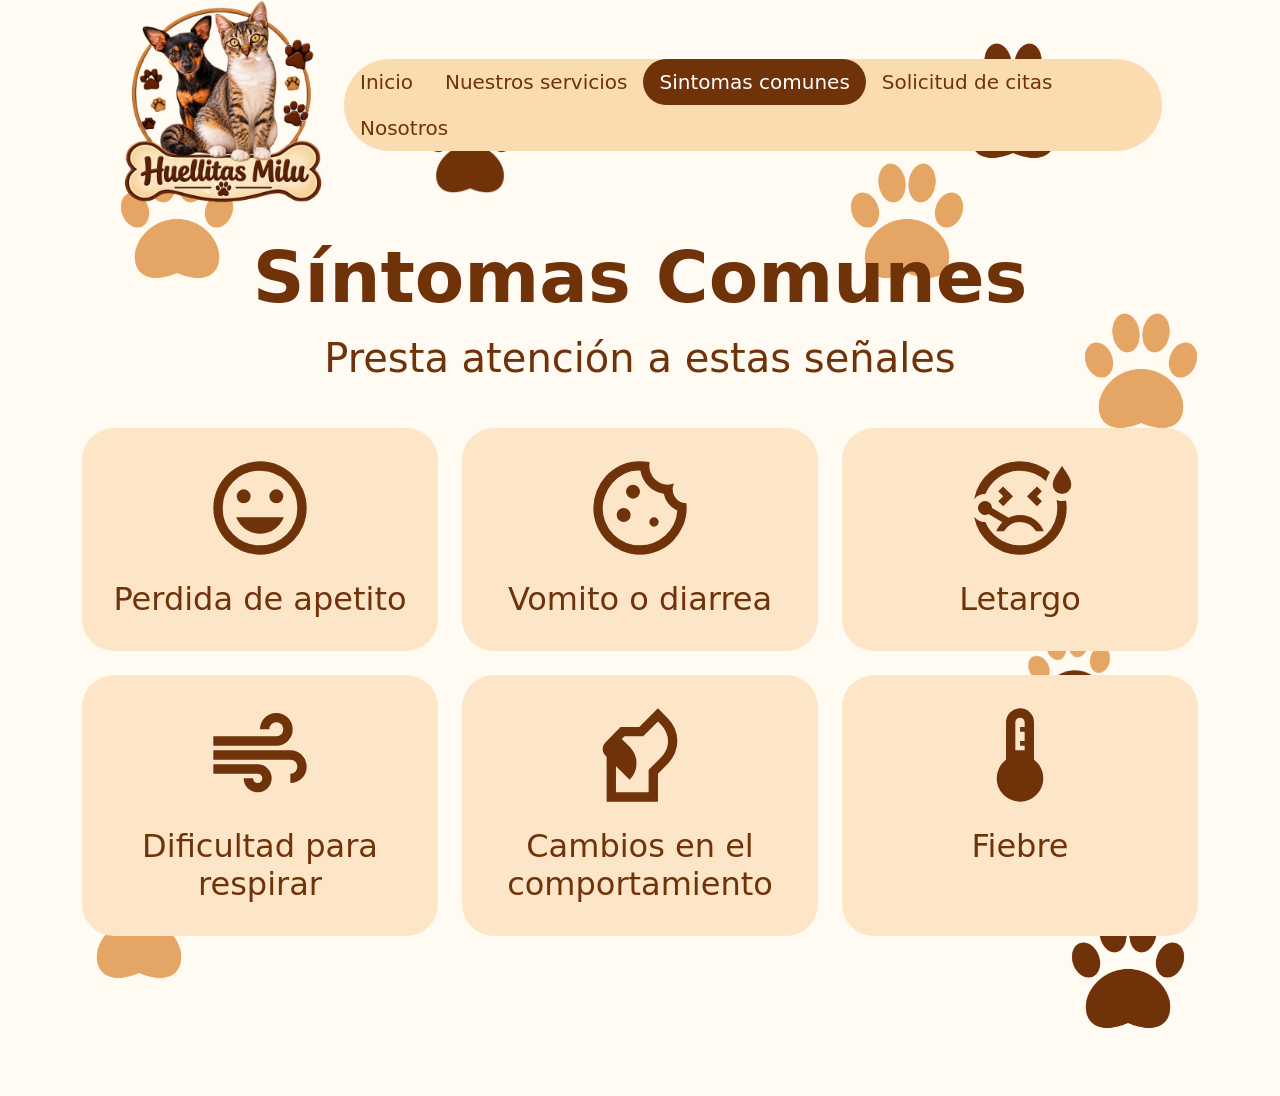
<file: paginas/sintomas.html>
<!DOCTYPE html>
<html lang="en">

<head>
    <meta charset="UTF-8">
    <meta name="viewport" content="width=device-width, initial-scale=1.0">
    <title>Sintomas | Huellitas Milu</title>
    <link rel="shortcut icon" href="../assets/images/favicon.ico" type="image/x-icon">
    <link href="https://cdn.jsdelivr.net/npm/bootstrap@5.3.8/dist/css/bootstrap.min.css" rel="stylesheet"
        integrity="sha384-sRIl4kxILFvY47J16cr9ZwB07vP4J8+LH7qKQnuqkuIAvNWLzeN8tE5YBujZqJLB" crossorigin="anonymous">
    <link href="https://cdn.jsdelivr.net/npm/bootstrap-icons@1.11.3/font/bootstrap-icons.min.css" rel="stylesheet">
    <link rel="stylesheet" href="../assets/css/servicios.css">
    <style>
        svg {
            font-size: 7rem;
            margin-bottom: 1rem;
            color: #6f3209;
            text-align: center;
            width: 100%;
        }
    </style>
</head>

<body>
    <nav class="container d-flex align-items-center gap-3 px-5">
        <img class="logo" src="../assets/images/logo.png" alt="Ilusstración del logo de huellitas milu">
        <ul class="nav ms-auto fs-5">
            <li><a class="nav-link" href="../index.html">Inicio</a></li>
            <li><a class="nav-link" href="nuestros-servicios.html">Nuestros servicios</a></li>
            <li><a class="nav-link activo" href="sintomas.html">Sintomas comunes</a></li>
            <li><a class="nav-link" href="solicitud-cita.html">Solicitud de citas</a></li>
            <li><a class="nav-link" href="nosotros.html">Nosotros</a></li>
        </ul>
    </nav>

    <header class="text-center py-4">
        <h1 class="display-2 fw-bold">Síntomas Comunes</h1>
        <p class="fs-1">Presta atención a estas señales</p>
    </header>

        <section class="container">
        <div class="row g-4">
            <div class="col-12 col-md-6 col-lg-4">
                <article class="card tarjeta-servicio h-100 text-center p-4 rounded-5 border-0" >
                    <svg xmlns="http://www.w3.org/2000/svg" viewBox="0 0 24 24" height="1em" width="1em" fill="currentColor"><path d="M15.5,11q0.63,0 1.06-0.44T17,9.5T16.56,8.44T15.5,8T14.44,8.44T14,9.5t0.44,1.06T15.5,11Zm-7,0q0.63,0 1.06-0.44T10,9.5T9.56,8.44T8.5,8T7.44,8.44T7,9.5t0.44,1.06T8.5,11Zm6.59,5.54Q16.48,15.58 17.1,14H6.9q0.63,1.57 2.01,2.54T12,17.5t3.09-0.96ZM8.1,21.21q-1.82-0.79-3.17-2.14Q3.58,17.73 2.79,15.9T2,12Q2,9.92 2.79,8.1Q3.58,6.27 4.93,4.93Q6.28,3.57 8.1,2.79Q9.93,2 12,2t3.9,0.79t3.17,2.14q1.35,1.35 2.14,3.17Q22,9.92 22,12t-0.79,3.9t-2.14,3.17q-1.35,1.35-3.17,2.14T12,22q-2.07,0-3.9-0.79ZM12,12Zm5.68,5.68Q20,15.35 20,12T17.68,6.32T12,4T6.33,6.32T4,12t2.33,5.68T12,20t5.68-2.32Z"/></svg>
                    <h2>Perdida de apetito</h2>
                 </article>
            </div>

            <div class="col-12 col-md-6 col-lg-4">
                <article class="card tarjeta-servicio h-100 text-center p-4 rounded-5 border-0">
                    <svg xmlns="http://www.w3.org/2000/svg" viewBox="0 0 24 24" height="1em" width="1em" fill="currentColor"><path d="M12,22q-2.07,0-3.9-0.79q-1.82-0.79-3.17-2.14Q3.58,17.73 2.79,15.9T2,12q0-1.88 0.73-3.68T4.75,5.11T7.88,2.84t4-0.86q0.53,0 1.08,0.05T14.08,2.2q-0.22,1.13 0.15,2.13t1.13,1.66T17.14,6.9q1.04,0.25 2.14-0.13Q18.63,8.25 19.46,9.6T21.95,11q0.02,0.27 0.04,0.51T22,12.02q0,2.05-0.79,3.86t-2.14,3.18q-1.35,1.36-3.17,2.15T12,22ZM10.5,10q0.63,0 1.06-0.44T12,8.5T11.56,7.44T10.5,7T9.44,7.44T9,8.5T9.44,9.56T10.5,10Zm-2,5q0.63,0 1.06-0.44T10,13.5T9.56,12.44T8.5,12T7.44,12.44T7,13.5t0.44,1.06T8.5,15ZM15,16q0.43,0 0.71-0.29T16,15t-0.29-0.71T15,14t-0.71,0.29T14,15t0.29,0.71T15,16Zm-3,4q3.05,0 5.41-2.1T20,12.55q-1.25-0.55-1.96-1.5T17.08,8.92q-1.92-0.28-3.3-1.65t-1.7-3.3q-2-0.05-3.51,0.73Q7.05,5.47 6.04,6.69T4.51,9.32T4,12q0,3.32 2.34,5.66T12,20Zm0-8.1Z"/></svg>
                    <h2>Vomito o diarrea</h2>
                </article>
            </div>

            <div class="col-12 col-md-6 col-lg-4">
                <article class="card tarjeta-servicio h-100 text-center p-4 rounded-5 border-0">
                    <svg xmlns="http://www.w3.org/2000/svg" viewBox="0 0 24 24" height="1em" width="1em" fill="currentColor"><path d="M2.18,10.1Q2.83,6.6 5.56,4.3T12,2q1.85,0 3.49,0.6t2.94,1.7q-0.35,0.65-0.56,1.11q-0.21,0.46-0.29,0.86q-1.1-1.05-2.52-1.66T12,4Q9.48,4 7.48,5.41T4.58,9.02Q3.9,9 3.26,9.27T2.18,10.1ZM12,22q-3.7,0-6.44-2.3q-2.74-2.3-3.39-5.8q0.42,0.55 1.06,0.84Q3.88,15.03 4.58,15q0.9,2.2 2.9,3.6T12,20q3.33,0 5.66-2.34T20,12q0-0.43-0.04-0.85q-0.04-0.42-0.14-0.85q0.27,0.1 0.56,0.15T21,10.5q0.23,0 0.45-0.03t0.42-0.08q0.05,0.4 0.09,0.79T22,12q0,2.07-0.79,3.9t-2.14,3.17q-1.35,1.35-3.17,2.14T12,22ZM8.4,11.6l2.1-2.1L8.38,7.38L7.33,8.42L8.4,9.48L7.33,10.55L8.4,11.6ZM19.59,8.41Q19,7.82 19,7q0-0.68 0.38-1.44T21,3q1.25,1.8 1.63,2.56Q23,6.32 23,7q0,0.82-0.59,1.41T21,9q-0.82,0-1.41-0.59Zm-3.96,3.21l1.07-1.08L15.63,9.48l1.05-1.05L15.63,7.38L13.5,9.5l2.13,2.13ZM12,13.5q-0.65,0-1.26,0.15T9.58,14.08L6,12q0-0.4-0.2-0.75T5.25,10.7Q4.7,10.4 4.11,10.56Q3.53,10.73 3.2,11.25Q2.9,11.8 3.06,12.39q0.16,0.59 0.69,0.91Q4.1,13.5 4.5,13.5t0.75-0.2l2.97,1.73Q7.8,15.45 7.46,15.94T6.9,17H8.55q0.53-0.9 1.43-1.45T12,15t2.03,0.55T15.45,17H17.1q-0.6-1.55-1.96-2.53T12,13.5ZM12,12Z"/></svg>
                    <h2>Letargo</h2>
                </article>
            </div>

            <div class="col-12 col-md-6 col-lg-4">
                <article class="card tarjeta-servicio h-100 text-center p-4 rounded-5 border-0">
                    <svg xmlns="http://www.w3.org/2000/svg" viewBox="0 0 24 24" height="1em" width="1em" fill="currentColor"><path d="M11.5,20q-1.25,0-2.13-0.88T8.5,17h2q0,0.43 0.29,0.71T11.5,18t0.71-0.29Q12.5,17.43 12.5,17t-0.29-0.71T11.5,16H2V14h9.5q1.25,0 2.13,0.88T14.5,17t-0.88,2.13T11.5,20ZM2,10V8H15.5q0.65,0 1.07-0.43T17,6.5T16.58,5.43T15.5,5T14.43,5.43T14,6.5H12q0-1.48 1.01-2.49T15.5,3t2.49,1.01T19,6.5q0,1.47-1.01,2.49T15.5,10H2Zm16.5,8V16q0.65,0 1.08-0.43T20,14.5t-0.42-1.08T18.5,13H2V11H18.5q1.48,0 2.49,1.01T22,14.5t-1.01,2.49T18.5,18Z"/></svg>
                    <h2>Dificultad para respirar</h2>
                </article>
            </div>

            <div class="col-12 col-md-6 col-lg-4">
                <article class="card tarjeta-servicio h-100 text-center p-4 rounded-5 border-0">
                    <svg xmlns="http://www.w3.org/2000/svg" viewBox="0 0 24 24" height="1em" width="1em" fill="currentColor"><path d="M4.85,22V12.13h2V20h7V15.18l2.63-2.63q0.72-0.72 1.13-1.63T18,9q0-1-0.41-1.9T16.48,5.47L15.85,4.82L12.68,8h-4L7.6,9.07L6.18,7.68L7.85,6h4l4-4L17.9,4.05q1,1 1.55,2.26T20,9t-0.55,2.69T17.9,13.95L15.85,16v6h-11Zm4.93-4.68l-5.2-5.2Q4.3,11.85 4.15,11.48T4,10.7T4.15,9.94Q4.3,9.57 4.58,9.3l2.1-2.12l3.1,3.07q0.7,0.7 1.09,1.61t0.39,1.91q0,1-0.38,1.91t-1.1,1.64Z"/></svg>
                    <h2>Cambios en el comportamiento</h2>
                </article>
            </div>

            <div class="col-12 col-md-6 col-lg-4">
                <article class="card tarjeta-servicio h-100 text-center p-4 rounded-5 border-0">
                    <svg xmlns="http://www.w3.org/2000/svg" viewBox="0 0 24 24" height="1em" width="1em" fill="currentColor"><path d="M8.46,20.54Q7,19.08 7,17q0-1.2 0.53-2.24T9,13V5Q9,3.75 9.88,2.88T12,2t2.13,0.88T15,5v8q0.95,0.72 1.48,1.76T17,17q0,2.07-1.46,3.54T12,22q-2.07,0-3.54-1.46ZM11,11h2V10H12V9h1V7H12V6h1V5q0-0.43-0.29-0.71T12,4T11.29,4.29T11,5v6Z"/></svg>
                    <h2>Fiebre</h2>
                </article>
            </div>
        </div>
    </section>

            <img
            class="huella huella-n1"
            src="../assets/images/huella-naranja.png"
            alt=""
        />
        <img
            class="huella huella-n2"
            src="../assets/images/huella-naranja.png"
            alt=""
        />
        <img
            class="huella huella-n3"
            src="../assets/images/huella-naranja.png"
            alt=""
        />
        <img
            class="huella huella-n4"
            src="../assets/images/huella-naranja.png"
            alt=""
        />
        <img
            class="huella huella-c1"
            src="../assets/images/huella-cafe.png"
            alt=""
        />
        <img
            class="huella huella-c2"
            src="../assets/images/huella-cafe.png"
            alt=""
        />
        <img
            class="huella huella-c3"
            src="../assets/images/huella-cafe.png"
            alt=""
        />
        <img
            class="huella huella-h1"
            src="../assets/images/huella-corazon.png"
            alt=""
        />
        <img
            class="huella huella-h2"
            src="../assets/images/huella-corazon.png"
            alt=""
        />
</body>

</html>
</file>
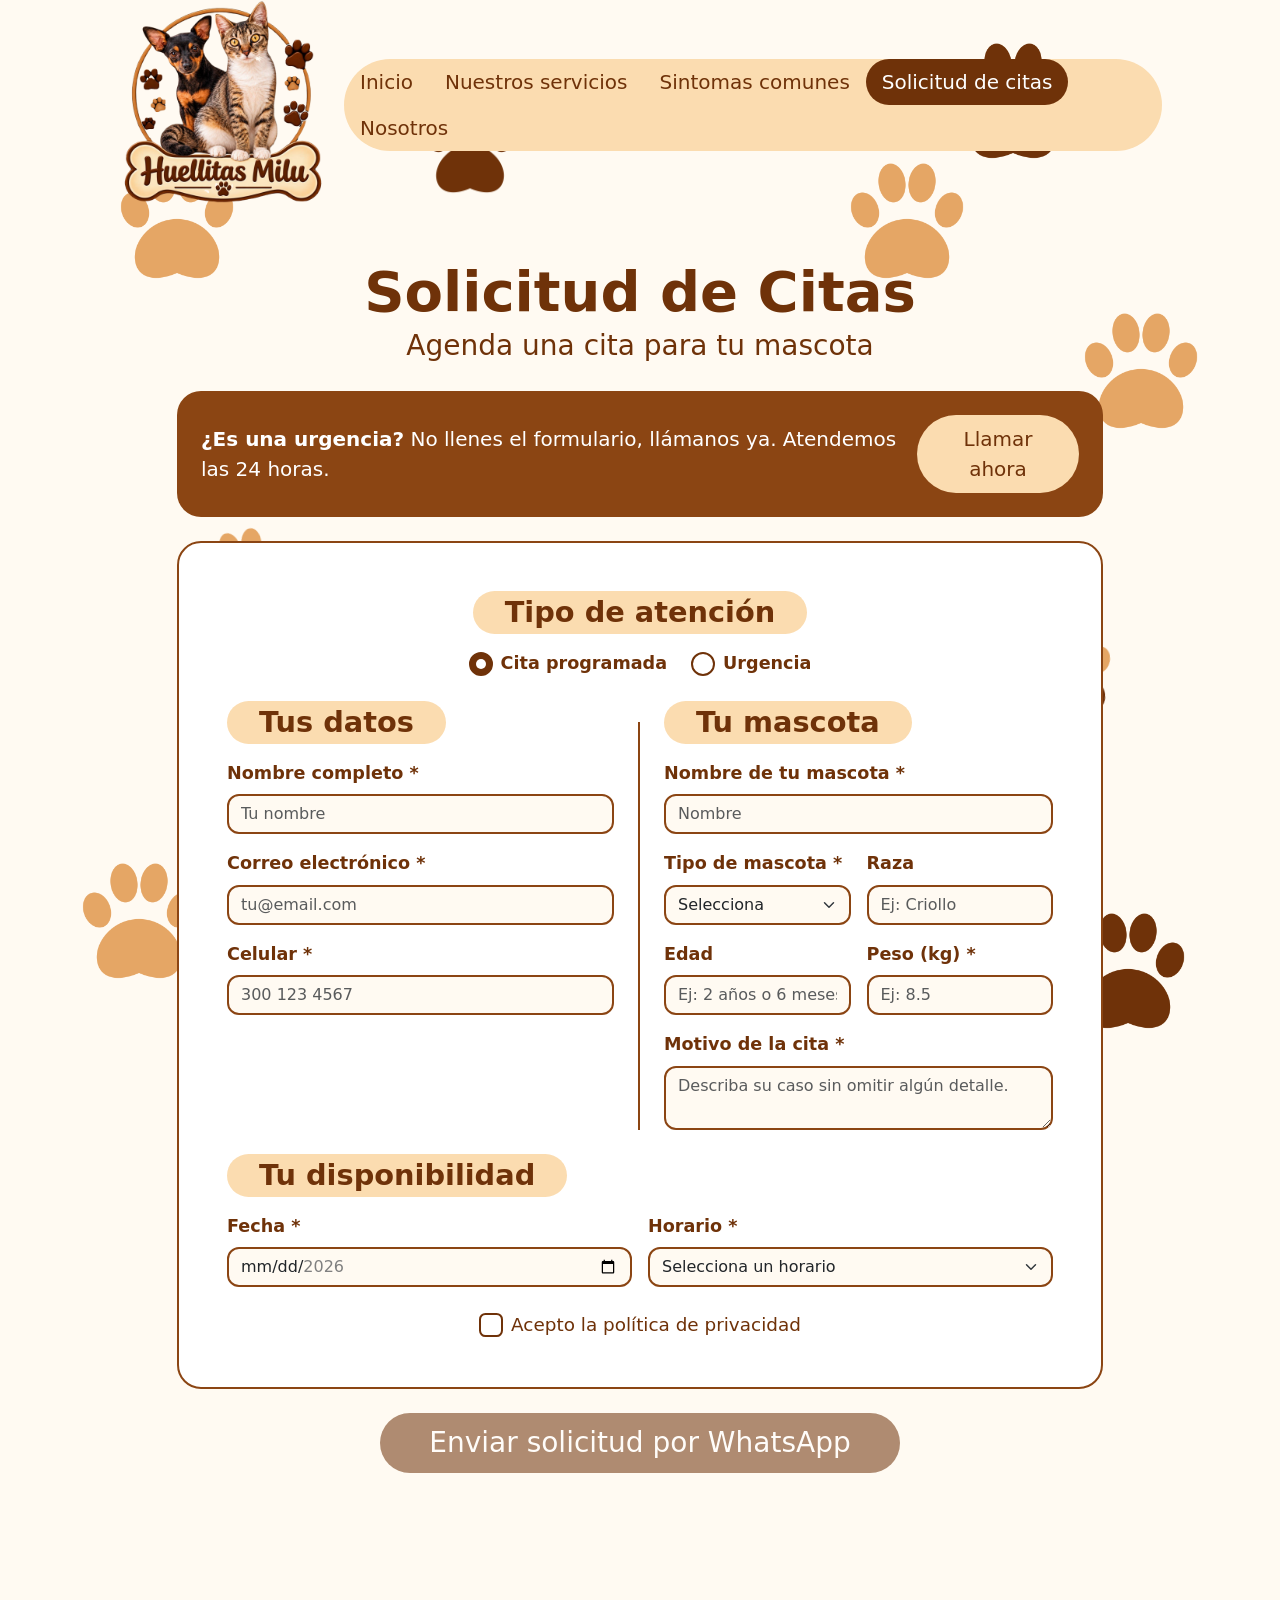
<file: paginas/solicitud-cita.html>
<!doctype html>
<html lang="es">
  <head>
    <meta charset="UTF-8" />
    <meta name="viewport" content="width=device-width, initial-scale=1.0" />
    <title>Solicitud de Citas | Huellitas Milu</title>
    <link
      rel="shortcut icon"
      href="../assets/images/favicon.ico"
      type="image/x-icon"
    />
    
    <link rel="stylesheet" href="https://cdn.jsdelivr.net/npm/bootstrap@5.3.8/dist/css/bootstrap.min.css" />
    <link rel="stylesheet" href="../assets/css/solicitud-cita.css" />
  </head>

  <body>
    <header class="container d-flex align-items-center gap-3 px-5">
      <img
        class="logo"
        src="../assets/images/logo.png"
        alt="Ilustración del logo de huellitas milu"
      />
      <nav class="ms-auto">
        <ul class="nav fs-5">
          <li><a class="nav-link" href="../index.html">Inicio</a></li>
          <li>
            <a class="nav-link" href="nuestros-servicios.html"
              >Nuestros servicios</a
            >
          </li>
          <li><a class="nav-link" href="sintomas.html">Sintomas comunes</a></li>
          <li>
            <a class="nav-link activo" href="solicitud-cita.html"
              >Solicitud de citas</a
            >
          </li>
          <li><a class="nav-link" href="nosotros.html">Nosotros</a></li>
        </ul>
      </nav>
    </header>

    

    <main class="container mt-5 mb-5">
      <div class="row justify-content-center">
        <section class="col-12 col-lg-10">
          <div class="encabezado-citas text-center mb-4">
            <h1 class="display-4 fw-bold mb-0">Solicitud de Citas</h1>
            <p class="fs-3 mb-0">Agenda una cita para tu mascota</p>
          </div>

          <div
            class="aviso-urgencia d-flex flex-column flex-md-row justify-content-between align-items-center gap-3 p-4 mb-4 text-center text-md-start"
          >
            <p class="fs-5 mb-0">
              <strong>¿Es una urgencia?</strong> No llenes el formulario,
              llámanos ya. Atendemos las 24 horas.
            </p>
            <a
              href="tel:+573000000000"
              class="btn boton-llamar rounded-pill px-4 py-2 fs-5"
              >Llamar ahora</a
            >
          </div>


          <form id="formulariocita" action="#" method="post">
            <div class="tarjeta-formulario p-4 p-md-5">
              <fieldset class="text-center mb-4">
                <legend class="etiqueta-seccion">Tipo de atención</legend>

                <div class="d-flex justify-content-center flex-wrap gap-4">
                  <div class="d-flex align-items-center gap-2">
                    <input
                      type="radio"
                      class="form-check-input mt-0"
                      id="programada"
                      name="tipoatencion"
                      value="programada"
                      checked
                      required
                    />
                    <label for="programada" class="form-label mb-0"
                      >Cita programada</label
                    >
                  </div>

                  <div class="d-flex align-items-center gap-2">
                    <input
                      type="radio"
                      class="form-check-input mt-0"
                      id="urgencia"
                      name="tipoatencion"
                      value="urgencia"
                    />
                    <label for="urgencia" class="form-label mb-0"
                      >Urgencia</label
                    >
                  </div>
                </div>
              </fieldset>

              <div id="mensaje-urgencia" class="mensaje-urgencia" role="alert" hidden>
                <h2>Tu mascota necesita atención inmediata</h2>
                <p>
                  No diligencies el formulario. Llama directamente a la clínica
                  para recibir atención de urgencia.
                </p>
                <a class="btn boton-llamar rounded-pill px-4 py-2 fs-5" href="tel:+573000000000">
                  Llamar al +57 300 000 0000
                </a>
              </div>

              <fieldset id="datos-programados" class="datos-programados border-0 p-0 m-0">
              <div class="row gx-5 gy-4">
                <fieldset class="col-12 col-md-6 columna-datos">
                  <legend class="etiqueta-seccion">Tus datos</legend>

                  <div class="row g-3">
                    <div class="col-12">
                      <label for="nombre" class="form-label">Nombre completo *</label>
                      <input
                        type="text"
                        class="form-control"
                        id="nombre"
                        name="nombre"
                        placeholder="Tu nombre"
                        required
                        minlength="3"
                      />
                      <div class="invalid-feedback">
                        Escribe tu nombre (mínimo 3 letras).
                      </div>
                    </div>

                    <div class="col-12">
                      <label for="correo" class="form-label">Correo electrónico *</label>
                      <input
                        type="email"
                        class="form-control"
                        id="correo"
                        name="correo"
                        placeholder="tu@email.com"
                        minlength="3"
                        maxlength="100"
                        required
                      />
                    </div>

                    <div class="col-12">
                      <label for="celular" class="form-label">Celular *</label>
                      <input
                        type="tel"
                        class="form-control"
                        id="celular"
                        name="celular"
                        placeholder="300 123 4567"
                        minlength="10"
                        maxlength="10"
                        pattern="3[0-9]{9}"
                        title="El número debe tener 10 dígitos y empezar por 3"
                        required
                      />
                      <div class="invalid-feedback">
                        Escribe un celular de 10 dígitos que empiece por 3.
                      </div>
                    </div>
                  </div>
                </fieldset>

                <fieldset class="col-12 col-md-6">
                  <legend class="etiqueta-seccion">Tu mascota</legend>

                  <div class="row g-3">
                    <div class="col-12">
                      <label for="nombremascota" class="form-label">Nombre de tu mascota *</label>
                      <input
                        type="text"
                        class="form-control"
                        id="nombremascota"
                        name="nombremascota"
                        placeholder="Nombre"
                        required
                        minlength="2"
                      />
                      <div class="invalid-feedback">
                        Escribe el nombre de tu mascota.
                      </div>
                    </div>

                    <div class="col-12 col-sm-6">
                      <label for="tipomascota" class="form-label">Tipo de mascota *</label>
                      <select
                        class="form-select"
                        id="tipomascota"
                        name="tipomascota"
                        required
                      >
                        <option value="">Selecciona</option>
                        <option value="perro">Perro</option>
                        <option value="gato">Gato</option>
                      </select>
                      <div class="invalid-feedback">
                        Selecciona el tipo de mascota.
                      </div>
                    </div>

                    <div class="col-12 col-sm-6">
                      <label for="raza" class="form-label">Raza</label>
                      <input
                        type="text"
                        class="form-control"
                        id="raza"
                        name="raza"
                        placeholder="Ej: Criollo"
                        maxlength="50"
                      />
                    </div>

                    <div class="col-12 col-sm-6">
                      <label for="edad" class="form-label">Edad</label>
                      <input
                        type="text"
                        class="form-control"
                        id="edad"
                        name="edad"
                        placeholder="Ej: 2 años o 6 meses"
                        maxlength="20"
                      />
                    </div>

                    <div class="col-12 col-sm-6">
                      <label for="peso" class="form-label">Peso (kg) *</label>
                      <input
                        type="number"
                        class="form-control"
                        id="peso"
                        name="peso"
                        placeholder="Ej: 8.5"
                        min="0.1"
                        max="100"
                        step="0.1"
                        required
                      />
                      <div class="invalid-feedback">
                        Escribe el peso en kilos, entre 0.1 y 100.
                      </div>
                    </div>

                    <div class="col-12">
                      <label for="motivocita" class="form-label">Motivo de la cita *</label>
                      <textarea
                        class="form-control"
                        id="motivocita"
                        name="motivocita"
                        placeholder="Describa su caso sin omitir algún detalle."
                        rows="2"
                        minlength="10"
                        required
                      ></textarea>
                      <div class="invalid-feedback">
                        Cuéntanos el motivo de la cita (mínimo 10 caracteres).
                      </div>
                    </div>
                  </div>
                </fieldset>
              </div>

              <fieldset class="mt-4" id="disponibilidad">
                <legend class="etiqueta-seccion">Tu disponibilidad</legend>

                <div class="row g-3">
                  <div class="col-12 col-md-6">
                    <label for="fecha" class="form-label">Fecha *</label>
                    <input
                      type="date"
                      class="form-control"
                      id="fecha"
                      name="fecha"
                      min="2026-11-09"
                      max="2026-12-31"
                      required
                    />
                  </div>

                  <div class="col-12 col-md-6">
                    <label for="franja" class="form-label"> Horario *</label>
                    <select class="form-select" id="franja" name="franja" required>
                      <option value="">Selecciona un horario</option>
                      <option value="manana">Mañana</option>
                      <option value="tarde">Tarde</option>
                      <option value="noche">Noche</option>
                    </select>
                  </div>
                </div>
              </fieldset>

              <div
                class="d-flex justify-content-center align-items-center gap-2 mt-4">
                <input
                  type="checkbox"
                  class="form-check-input mt-0"
                  id="politicas"
                  name="politicas"
                  required
                />
                <label for="politicas" class="texto-politica mb-0"> Acepto la política de privacidad</label>
              </div>

              <section class="resumen-whatsapp mt-4" aria-labelledby="resumen-titulo" hidden>
                <h2 id="resumen-titulo" class="etiqueta-seccion">Resumen de la solicitud</h2>
                <p class="resumen-whatsapp__ayuda">
                  Este es el mensaje que se abrirá en WhatsApp.
                </p>
                <pre id="mensaje-whatsapp" class="mensaje-whatsapp" aria-live="polite"></pre>
              </section>
              </fieldset>
            </div>

            <p class="text-center mt-4" id="envio-programado">
                <a class="btn boton-enviar rounded-pill px-5 py-2 fs-3" id="enviar-whatsapp" aria-disabled="true" tabindex="-1" target="_blank" rel="noopener noreferrer">Enviar solicitud por WhatsApp</a>
            </p>
          </form>
        </section>
      </div>
    </main>

    <img class="huella d-none d-md-block huella-n1" src="../assets/images/huella-naranja.png" alt="" />
    <img class="huella d-none d-md-block huella-n2" src="../assets/images/huella-naranja.png" alt="" />
    <img class="huella d-none d-md-block huella-n3" src="../assets/images/huella-naranja.png" alt="" />
    <img class="huella d-none d-md-block huella-n4" src="../assets/images/huella-naranja.png" alt="" />
    <img class="huella d-none d-md-block huella-c1" src="../assets/images/huella-cafe.png" alt="" />
    <img class="huella d-none d-md-block huella-c2" src="../assets/images/huella-cafe.png" alt="" />
    <img class="huella d-none d-md-block huella-c3" src="../assets/images/huella-cafe.png" alt="" />
    <img class="huella d-none d-md-block huella-h1" src="../assets/images/huella-corazon.png" alt="" />
    <img class="huella d-none d-md-block huella-h2" src="../assets/images/huella-corazon.png" alt="" />

    <script src="../assets/js/solicitud-cita.js" defer></script>
  </body>
</html>
</file>
<file: assets/css/inicio.css>
:root {
  --cafe-oscuro: #6f3209;
  --cafe-ola: #8b4513;
  --naranja-suave: #e5a665;
  --beige: #fbdcb0;
  --beige-tarjeta: #fde6c8;
  --crema-body: #fffaf2;
  --blanco: #ffffff;
}

body {
  background-color: var(--crema-body);
  color: var(--cafe-oscuro);
  min-height: 100vh;
  overflow-x: hidden;
  padding-bottom: 3rem;
  position: relative;
}

.logo {
  height: 210px;
  width: auto;
}

.menu-principal {
  background-color: var(--beige);
  border-radius: 50px;
  font-size: 1.25rem;
}

.menu-principal .nav-link {
  border-radius: 50px;
  color: var(--cafe-oscuro);
}

.menu-principal .nav-link.activo {
  background-color: var(--cafe-oscuro);
  color: var(--blanco);
}

.menu-principal .nav-link:hover,
.menu-principal .nav-link:focus {
  color: var(--cafe-ola);
}

.menu-principal .nav-link.activo:hover,
.menu-principal .nav-link.activo:focus {
  color: var(--beige);
}

.portada {
  align-items: center;
  min-height: 500px;
}

.portada-texto {
  color: var(--cafe-oscuro);
  padding: 2rem;
}

.etiqueta-portada {
  align-items: center;
  background-color: var(--beige-tarjeta);
  border-radius: 50px;
  color: var(--cafe-oscuro);
  display: inline-flex;
  font-size: 0.95rem;
  font-weight: 700;
  gap: 0.5rem;
  margin-bottom: 1rem;
  padding: 0.55rem 1rem;
}

.portada h1 {
  color: var(--cafe-oscuro);
  font-size: clamp(2.5rem, 5.3vw, 4.5rem);
  white-space: nowrap;
}

.frase-portada {
  color: var(--cafe-oscuro);
  font-size: 2.5rem;
  line-height: 1.3;
  margin: 1.5rem 0;
}

.descripcion-portada {
  color: #62452f;
  font-size: 1.1rem;
  line-height: 1.6;
  margin-bottom: 1.5rem;
}

.botones-portada {
  align-items: center;
  display: flex;
  flex-wrap: wrap;
  gap: 0.75rem;
}

.boton-portada {
  border-radius: 50px;
  display: inline-block;
  font-weight: 700;
  padding: 0.8rem 1.25rem;
}

.boton-cita {
  background-color: var(--cafe-oscuro);
  color: var(--blanco);
}

.boton-cita:hover,
.boton-cita:focus {
  background-color: var(--cafe-ola);
  color: var(--blanco);
}

.boton-llamada {
  border: 2px solid var(--cafe-ola);
  color: var(--cafe-ola);
}

.boton-llamada:hover,
.boton-llamada:focus {
  background-color: var(--beige);
  border-color: var(--cafe-oscuro);
  color: var(--cafe-oscuro);
}

.accesos-inicio {
  padding: 0 0 2rem;
}

.accesos-inicio h2 {
  color: var(--cafe-oscuro);
  font-size: 1.75rem;
  font-weight: 700;
  margin-bottom: 1rem;
  text-align: center;
}

.acceso-rapido {
  background-color: var(--beige-tarjeta);
  border: 1px solid transparent;
  border-radius: 1.25rem;
  color: var(--cafe-oscuro);
  display: block;
  height: 100%;
  min-height: 100px;
  padding: 1rem;
  text-decoration: none;
  transition: background-color 0.2s ease, border-color 0.2s ease, transform 0.2s ease;
}

.acceso-rapido:hover,
.acceso-rapido:focus {
  background-color: var(--beige);
  border-color: var(--naranja-suave);
  color: var(--cafe-oscuro);
  transform: translateY(-2px);
}

.texto-acceso {
  display: flex;
  flex-direction: column;
  gap: 0.2rem;
}

.texto-acceso strong {
  font-size: 1rem;
}

.texto-acceso > span {
  color: #62452f;
  font-size: 0.9rem;
  line-height: 1.35;
}



.imagen-portada {
  align-items: center;
  display: flex;
  justify-content: center;
}

.imagen-portada img {
  height: auto;
  max-width: 100%;
}

.bienestar-inicio {
  padding-bottom: 3rem;
  padding-top: 2rem;
}

.titulo-seccion {
  color: var(--cafe-oscuro);
  margin: 0 auto 1.5rem;
  text-align: center;
}

.titulo-seccion h2 {
  font-size: 2.5rem;
  font-weight: 700;
  margin-bottom: 0.5rem;
}

.titulo-seccion p {
  color: #62452f;
  margin-bottom: 0;
}

.consejo-cuidado {
  background-color: var(--beige-tarjeta);
  border-radius: 3rem;
  height: 100%;
  padding: 1.5rem;
  text-align: center;
}

.consejo-cuidado i {
  color: var(--cafe-oscuro);
  display: inline-block;
  font-size: 2.5rem;
  margin-bottom: 0.5rem;
}

.consejo-cuidado h3 {
  color: var(--cafe-oscuro);
  font-size: 1.5rem;
  margin-bottom: 0.5rem;
}

.consejo-cuidado p {
  color: #3e2d20;
  line-height: 1.5;
  margin-bottom: 0;
}

.contacto-inicio {
  align-items: center;
  background-color: var(--cafe-ola);
  border-radius: 1.5rem;
  color: var(--blanco);
  display: flex;
  justify-content: space-between;
  padding: 1.5rem 2rem;
}

.contacto-inicio h2 {
  color: var(--blanco);
  font-size: 1.5rem;
  margin-bottom: 0.5rem;
}

.contacto-inicio p {
  color: var(--crema-body);
  margin-bottom: 0;
}

.boton-servicio {
  background-color: var(--cafe-oscuro);
  color: var(--blanco);
}

.boton-servicio:hover,
.boton-servicio:focus {
  background-color: var(--cafe-ola);
  color: var(--blanco);
}

.contacto-inicio .boton-servicio {
  background-color: var(--beige);
  color: var(--cafe-oscuro);
}

.contacto-inicio .boton-servicio:hover,
.contacto-inicio .boton-servicio:focus {
  background-color: var(--beige-tarjeta);
  color: var(--cafe-oscuro);
}

.pie-pagina {
  background-color: var(--cafe-ola);
  border-radius: 1.5rem;
  color: var(--blanco);
  margin-bottom: 1.5rem;
  overflow: hidden;
  padding: 2rem 2.25rem;
  position: relative;
}

.pie-pagina::before {
  background-color: var(--beige);
  content: "";
  height: 0.35rem;
  left: 0;
  position: absolute;
  right: 0;
  top: 0;
}

.pie-pagina h2 {
  color: var(--blanco);
  font-size: 1.25rem;
  font-weight: 700;
  margin-bottom: 1rem;
}

.pie-pagina .icono-footer {
  align-items: center;
  background-color: var(--beige);
  border-radius: 50%;
  color: var(--cafe-oscuro);
  display: inline-flex;
  flex: 0 0 2.5rem;
  height: 2.5rem;
  justify-content: center;
  width: 2.5rem;
}

.pie-pagina .info-footer {
  color: var(--crema-body);
  line-height: 1.6;
  margin-bottom: 0.65rem;
}

.pie-pagina .info-footer > i {
  color: var(--beige);
  margin-right: 0.35rem;
}

.pie-pagina a {
  color: var(--blanco);
  text-decoration-color: var(--beige);
  text-underline-offset: 0.2rem;
}

.pie-pagina a:hover,
.pie-pagina a:focus {
  color: var(--beige);
}

@media (min-width: 768px) {
  .pie-pagina .row > div:not(:last-child) {
    border-right: 1px solid rgb(255 250 242 / 25%);
  }
}

@media (max-width: 767px) {
  .pie-pagina .row > div:not(:last-child) {
    border-bottom: 1px solid rgb(255 250 242 / 25%);
    padding-bottom: 1rem;
  }
}

.huella {
  pointer-events: none;
  position: absolute;
  width: 150px;
  z-index: -1;
}

.huella-naranja-1 {
  left: 8%;
  top: 150px;
}

.huella-naranja-2 {
  right: 5%;
  top: 300px;
}

.huella-naranja-3 {
  left: 5%;
  top: 850px;
}

.huella-naranja-4 {
  left: 65%;
  top: 150px;
}

.huella-cafe-1 {
  right: 6%;
  top: 900px;
}

.huella-cafe-2 {
  right: 15%;
  top: 30px;
}

.huella-cafe-3 {
  left: 32%;
  top: 90px;
  width: 120px;
}

.huella-corazon-1 {
  left: 3%;
  top: 680px;
  transform: rotate(-12deg);
  width: 110px;
}

.huella-corazon-2 {
  right: 12%;
  top: 620px;
  transform: rotate(-8deg);
  width: 110px;
}

@media (max-width: 991px) {
  .logo {
    max-width: 140px;
    height: auto;
    width: 100%;
  }

  .menu-principal {
    border-radius: 1.5rem;
  }

  .menu-principal .navbar-collapse {
    padding: 0.75rem 0;
  }

  .menu-principal .nav-link {
    text-align: center;
  }

  .portada {
    min-height: auto;
    text-align: center;
  }

  .portada-texto {
    padding: 2rem 1rem 0;
  }

  .portada h1 {
    font-size: clamp(2.3rem, 8vw, 3.5rem);
  }

  .frase-portada {
    font-size: 2rem;
  }

  .imagen-portada img {
    max-height: 430px;
  }

  .contacto-inicio {
    align-items: flex-start;
    flex-direction: column;
    gap: 1rem;
  }

  .botones-portada {
    justify-content: center;
  }
}

@media (max-width: 575px) {
  .logo {
    max-width: 130px;
  }

  .portada h1 {
    font-size: 2.5rem;
  }

  .frase-portada {
    font-size: 1.5rem;
  }

  .imagen-portada img {
    max-height: 350px;
  }

  .titulo-seccion h2 {
    font-size: 2rem;
  }

  .titulo-seccion p {
    font-size: 1rem;
  }

  .contacto-inicio {
    padding: 1.5rem;
  }

  .huella-naranja-3,
  .huella-naranja-4,
  .huella-cafe-1,
  .huella-cafe-3,
  .huella-corazon-1,
  .huella-corazon-2 {
    display: none;
  }
}
</file>
<file: assets/css/servicios.css>
:root {
  --cafe-oscuro: #6f3209;
  --cafe-ola: #8b4513;
  --naranja-suave: #e5a665;
  --beige: #fbdcb0;
  --beige-tarjeta: #fde6c8;
  --crema-body: #fffaf2;
  --blanco: #ffffff;
}

body {
    background-color: var(--crema-body);
    position: relative;
    min-height: 100vh;
    padding-bottom: 160px;
}

header {
    color: var(--cafe-oscuro);
}

.nav {
  background-color: var(--beige);
  border-radius: 50px;
}

.nav-link {
    color: var(--cafe-oscuro);
    border-radius: 50px;
}

.nav .nav-link.activo {
  background-color: var(--cafe-oscuro);
  color: var(--blanco);
}

.nav .nav-link:hover,
.nav .nav-link:focus {
    color: var(--cafe-ola);
}

.nav .nav-link.activo:hover,
.nav .nav-link.activo:focus {
    color: var(--beige);
}


.logo {
  height: 210px;
  width: auto;
}

.tarjeta-servicio {
    background-color: var(--beige-tarjeta);
}
.tarjeta-servicio h2,
.tarjeta-servicio i {
    color: var(--cafe-oscuro);
}


.urgencias-24h {
    background-color: var(--cafe-ola);
}

.urgencias-24h h2,
.urgencias-24h i {
    color: var(--blanco);
}

.urgencias-24h p,
.urgencias-24h strong {
    color: var(--crema-body);
}

.urgencias-24h .boton-servicio {
  background-color: var(--beige);
  color: var(--cafe-oscuro);
}

.urgencias-24h .boton-servicio:hover {
    background-color: var(--beige-tarjeta);
    color: var(--cafe-oscuro);
}

.boton-servicio {
    background-color: var(--cafe-oscuro);
    color: var(--blanco);
}

.boton-servicio:hover {
  background-color: var(--cafe-ola);
  color: var(--blanco);
}

.huella {
  position: absolute;
  width: 150px;
  z-index: -1;
}

.huella-n1 { 
    left: 8%;  
    top: 150px; 
}

.huella-n2 { 
    right: 5%; 
    top: 300px; 

}
.huella-n3 { 
    left: 5%;  
    top: 850px; 
}

.huella-n4 { 
    left: 65%;  
    top: 150px;
}

.huella-c1 { 
    right: 6%; 
    top: 900px; 
}

.huella-c2 { 
    right: 15%; 
    top: 30px;   
}

.huella-c3 { 
    left: 32%; 
    top: 90px;
     width: 120px; 
}

.huella-h1 { 
    left: 15%;  
    top: 520px;
    width: 110px; 
    transform: rotate(-12deg); 
}

.huella-h2 { 
    right: 12%; 
    top: 620px; 
    width: 110px; 
    transform: rotate(-8deg); 
}
</file>
<file: assets/css/nosotros.css>
:root {
  --cafe-oscuro: #6f3209;
  --cafe-ola: #8b4513;
  --naranja-suave: #e5a665;
  --beige: #fbdcb0;
  --beige-tarjeta: #fde6c8;
  --crema-body: #fffaf2;
  --blanco: #ffffff;
}

.section-header {
    color: var(--cafe-oscuro);
}

.nosotros-intro {
    margin-top: 2rem;
    border-top: 1px solid var(--naranja-suave);
    border-bottom: 1px solid var(--naranja-suave);
    background-color: var(--beige-tarjeta);
    color: var(--cafe-oscuro);
}

.nosotros-intro__eyebrow {
    margin-bottom: 0.75rem;
    color: var(--cafe-ola);
    font-size: 1.15rem;
    font-weight: 700;
    letter-spacing: 0.12em;
    text-transform: uppercase;
}

.nosotros-intro__titulo {
    max-width: 52rem;
    margin-bottom: 2rem;
    font-size: clamp(2.75rem, 6vw, 4.5rem);
    font-weight: 800;
    line-height: 1.1;
}

.nosotros-intro__contenido {
    display: grid;
    grid-template-columns: repeat(2, minmax(0, 1fr));
    gap: 2rem;
}

.nosotros-intro__contenido h2 {
    margin-bottom: 0.75rem;
    color: var(--cafe-ola);
    font-size: 1.75rem;
    font-weight: 700;
}

.nosotros-intro__contenido p {
    max-width: 38rem;
    margin-bottom: 0;
    font-size: clamp(1.25rem, 1.6vw, 1.4rem);
    line-height: 1.7;
}

.section-header.margin-header {
    margin-top: 6rem;
}

.section-header.equipo-header {
    margin-top: 5rem;
}

.tarjeta-exito,
.tarjeta-veterinario {
    border: 0.3rem solid var(--cafe-ola);
    border-radius: 1.5rem;
}

.tarjeta-exito {
    position: relative;
    aspect-ratio: 4 / 5;
    background-color: var(--cafe-ola);
}

.img-exito {
    width: 100%;
    height: 100%;
    object-fit: cover;
}

.tarjeta-exito__message {
    position: absolute;
    bottom: 0;
    left: 50%;
    width: 95%;
    transform: translate(-50%, 50%);
    border: 0.2rem solid var(--naranja-suave);
    background-color: var(--beige-tarjeta);
    color: var(--cafe-oscuro);
    font-size: clamp(1.5rem, 2dvw, 2rem);
    font-weight: 600;
}

.tarjeta-veterinario {
    overflow: hidden;
    background-color: var(--beige-tarjeta);
}

.equipo-section {
    position: relative;
    isolation: isolate;
}

.equipo-grid {
    position: relative;
    z-index: 1;
}

.huella-equipo {
    z-index: -1;
    width: clamp(4rem, 8vw, 7rem);
    opacity: 0.65;
    pointer-events: none;
}

.huella-equipo--1 {
    top: 3rem;
    left: 2%;
    transform: rotate(-18deg);
}

.huella-equipo--2 {
    top: 32%;
    right: 2%;
    transform: rotate(14deg);
}

.huella-equipo--3 {
    bottom: 24%;
    left: 3%;
    transform: rotate(12deg);
}

.huella-equipo--4 {
    right: 4%;
    bottom: 2rem;
    transform: rotate(-15deg);
}

.tarjeta-veterinario__foto-wrap {
    position: relative;
    overflow: hidden;
    background-color: var(--beige);
}

.tarjeta-veterinario__foto {
    display: block;
    width: 100%;
    height: 17rem;
    object-fit: cover;
    object-position: center 35%;
}

.tarjeta-veterinario__modalidad {
    align-self: flex-start;
    margin-bottom: 0.75rem;
    color: var(--cafe-ola);
    font-size: 1.1rem;
    font-weight: 700;
}

.tarjeta-veterinario__modalidad i {
    margin-right: 0.25rem;
}

.tarjeta-veterinario__nombre {
    margin-bottom: 0.35rem;
    color: var(--cafe-oscuro);
    font-size: clamp(1.5rem, 2vw, 1.75rem);
    font-weight: 700;
}

.tarjeta-veterinario__especialidad {
    min-height: 3rem;
    margin-bottom: 1rem;
    color: var(--cafe-ola);
    font-size: 1.2rem;
    font-weight: 600;
}

.tarjeta-veterinario__datos {
    display: grid;
    gap: 0.85rem;
    margin-bottom: 1.5rem;
    padding-top: 1rem;
    border-top: 1px solid var(--beige);
}

.tarjeta-veterinario__datos dt {
    color: var(--cafe-oscuro);
    font-size: 1.1rem;
    font-weight: 700;
}

.tarjeta-veterinario__datos dd {
    margin: 0.2rem 0 0;
    color: #594536;
    font-size: 1.2rem;
}

.boton-veterinario {
    display: inline-flex;
    width: 100%;
    min-height: 3.25rem;
    align-items: center;
    justify-content: center;
    padding: 0.75rem 1.25rem;
    border: 2px solid var(--cafe-oscuro);
    border-radius: 999px;
    background-color: var(--cafe-oscuro);
    color: var(--blanco);
    font-size: 1.1rem;
    font-weight: 700;
    text-align: center;
    text-decoration: none;
}

.boton-veterinario:focus-visible {
    outline: 3px solid var(--naranja-suave);
    outline-offset: 3px;
}

.ubicacion-section {
    margin-top: 2rem;
    background-color: var(--beige-tarjeta);
    color: var(--cafe-oscuro);
}

.ubicacion-encabezado {
    margin-bottom: 1.5rem;
}

.ubicacion-encabezado h2 {
    margin-bottom: 0.5rem;
    font-size: clamp(2rem, 4vw, 3rem);
    font-weight: 800;
}

.ubicacion-direccion {
    margin-bottom: 1.25rem;
    font-size: 1.25rem;
}

.ubicacion-enlace {
    width: auto;
}

.ubicacion-mapa {
    overflow: hidden;
    min-height: 20rem;
    border: 0.3rem solid var(--cafe-ola);
    border-radius: 1.5rem;
    background-color: var(--beige);
}

.ubicacion-mapa iframe {
    display: block;
    width: 100%;
    height: clamp(20rem, 45vw, 34rem);
    border: 0;
}

@media (max-width: 767.98px) {
    .nosotros-intro {
        margin-top: 1rem;
    }

    .nosotros-intro__contenido {
        grid-template-columns: 1fr;
        gap: 1.5rem;
    }

    .ubicacion-enlace {
        width: 100%;
    }
}
</file>
<file: assets/css/solicitud-cita.css>
:root {
  --cafe-oscuro: #6f3209;
  --cafe-ola: #8b4513;
  --naranja-suave: #e5a665;
  --beige: #fbdcb0;
  --beige-tarjeta: #fde6c8;
  --crema-body: #fffaf2;
  --blanco: #ffffff;
}

body {
  background-color: var(--crema-body);
  position: relative;
  min-height: 100vh;
  padding-bottom: 160px;
}

.nav {
  background-color: var(--beige);
  border-radius: 50px;
}

.nav-link {
  color: var(--cafe-oscuro);
  border-radius: 50px;
}

.nav .nav-link.activo {
  background-color: var(--cafe-oscuro);
  color: var(--blanco);
}

.nav .nav-link:hover,
.nav .nav-link:focus {
  color: var(--cafe-ola);
}

.nav .nav-link.activo:hover,
.nav .nav-link.activo:focus {
  color: var(--beige);
}

.logo {
  height: 210px;
  width: auto;
}


.huella {
  position: absolute;
  width: 150px;
  z-index: -1;
}

.huella-n1 {
  left: 8%;
  top: 150px;
}

.huella-n2 {
  right: 5%;
  top: 300px;
}

.huella-n3 {
  left: 5%;
  top: 850px;
}

.huella-n4 {
  left: 65%;
  top: 150px;
}

.huella-c1 {
  right: 6%;
  top: 900px;
}

.huella-c2 {
  right: 15%;
  top: 30px;
}

.huella-c3 {
  left: 32%;
  top: 90px;
  width: 120px;
}

.huella-h1 {
  left: 15%;
  top: 520px;
  width: 110px;
  transform: rotate(-12deg);
}

.huella-h2 {
  right: 12%;
  top: 620px;
  width: 110px;
  transform: rotate(-8deg);
}


.encabezado-citas {
  color: var(--cafe-oscuro);
}

.aviso-urgencia {
  background-color: var(--cafe-ola);
  color: var(--blanco);
  border-radius: 1.5rem;
}

.boton-llamar {
  background-color: var(--beige);
  color: var(--cafe-oscuro);
}

.boton-llamar:hover {
  background-color: var(--beige-tarjeta);
  color: var(--cafe-oscuro);
}

.tarjeta-formulario {
  background-color: var(--blanco);
  border: 2px solid var(--cafe-ola);
  border-radius: 1.5rem;
}

.datos-programados {
  min-width: 0;
}

.mensaje-urgencia {
  padding: 1.5rem;
  border: 2px solid var(--cafe-ola);
  border-radius: 1rem;
  background-color: var(--beige-tarjeta);
  color: var(--cafe-oscuro);
  text-align: center;
}

.mensaje-urgencia h2 {
  font-size: clamp(1.5rem, 4vw, 2rem);
  font-weight: 700;
}

.mensaje-urgencia p {
  font-size: 1.15rem;
}

#mensaje-urgencia[hidden],
#envio-programado[hidden],
.datos-programados[hidden] {
  display: none !important;
}

.etiqueta-seccion {
  float: none;
  width: auto;
  display: inline-block;
  background-color: var(--beige);
  color: var(--cafe-oscuro);
  font-size: 1.8rem;
  font-weight: 700;
  padding: 0 2rem;
  border-radius: 50px;
  margin-bottom: 1rem;
}

.tarjeta-formulario .form-label {
  color: var(--cafe-oscuro);
  font-size: 1.1rem;
  font-weight: 600;
}

.tarjeta-formulario .form-control,
.tarjeta-formulario .form-select {
  background-color: var(--crema-body);
  border: 2px solid var(--cafe-ola);
  border-radius: 0.75rem;
}

.tarjeta-formulario .form-control:focus,
.tarjeta-formulario .form-select:focus {
  border-color: var(--cafe-oscuro);
  box-shadow: 0 0 0 0.25rem rgba(139, 69, 19, 0.25);
}

.tarjeta-formulario .form-check-input {
  width: 1.5rem;
  height: 1.5rem;
  border: 2px solid var(--cafe-oscuro);
}

.tarjeta-formulario .form-check-input:checked {
  background-color: var(--cafe-oscuro);
  border-color: var(--cafe-oscuro);
}

.tarjeta-formulario input[type="checkbox"] {
  border-radius: 0.4rem;
}

.texto-politica {
  color: var(--cafe-oscuro);
  font-size: 1.15rem;
}

.resumen-whatsapp {
  border-top: 2px solid var(--beige);
  padding-top: 1.5rem;
}

.resumen-whatsapp .etiqueta-seccion {
  margin-bottom: 0.75rem;
}

.resumen-whatsapp__ayuda {
  color: var(--cafe-oscuro);
  font-size: 1rem;
}

.mensaje-whatsapp {
  margin: 0;
  padding: 1.25rem;
  border: 1px solid var(--naranja-suave);
  border-radius: 0.75rem;
  background-color: var(--crema-body);
  color: var(--cafe-oscuro);
  font-family: inherit;
  font-size: 1rem;
  line-height: 1.6;
  white-space: pre-wrap;
  overflow-wrap: anywhere;
}

.boton-enviar {
  background-color: var(--cafe-oscuro);
  color: var(--blanco);
}

.boton-enviar[aria-disabled="true"] {
  pointer-events: none;
  cursor: not-allowed;
  opacity: 0.55;
}

.boton-enviar:hover {
  background-color: var(--cafe-ola);
  color: var(--blanco);
}

@media (min-width: 768px) {
  .columna-datos {
    border-right: 2px solid var(--cafe-ola);
  }
}
</file>
